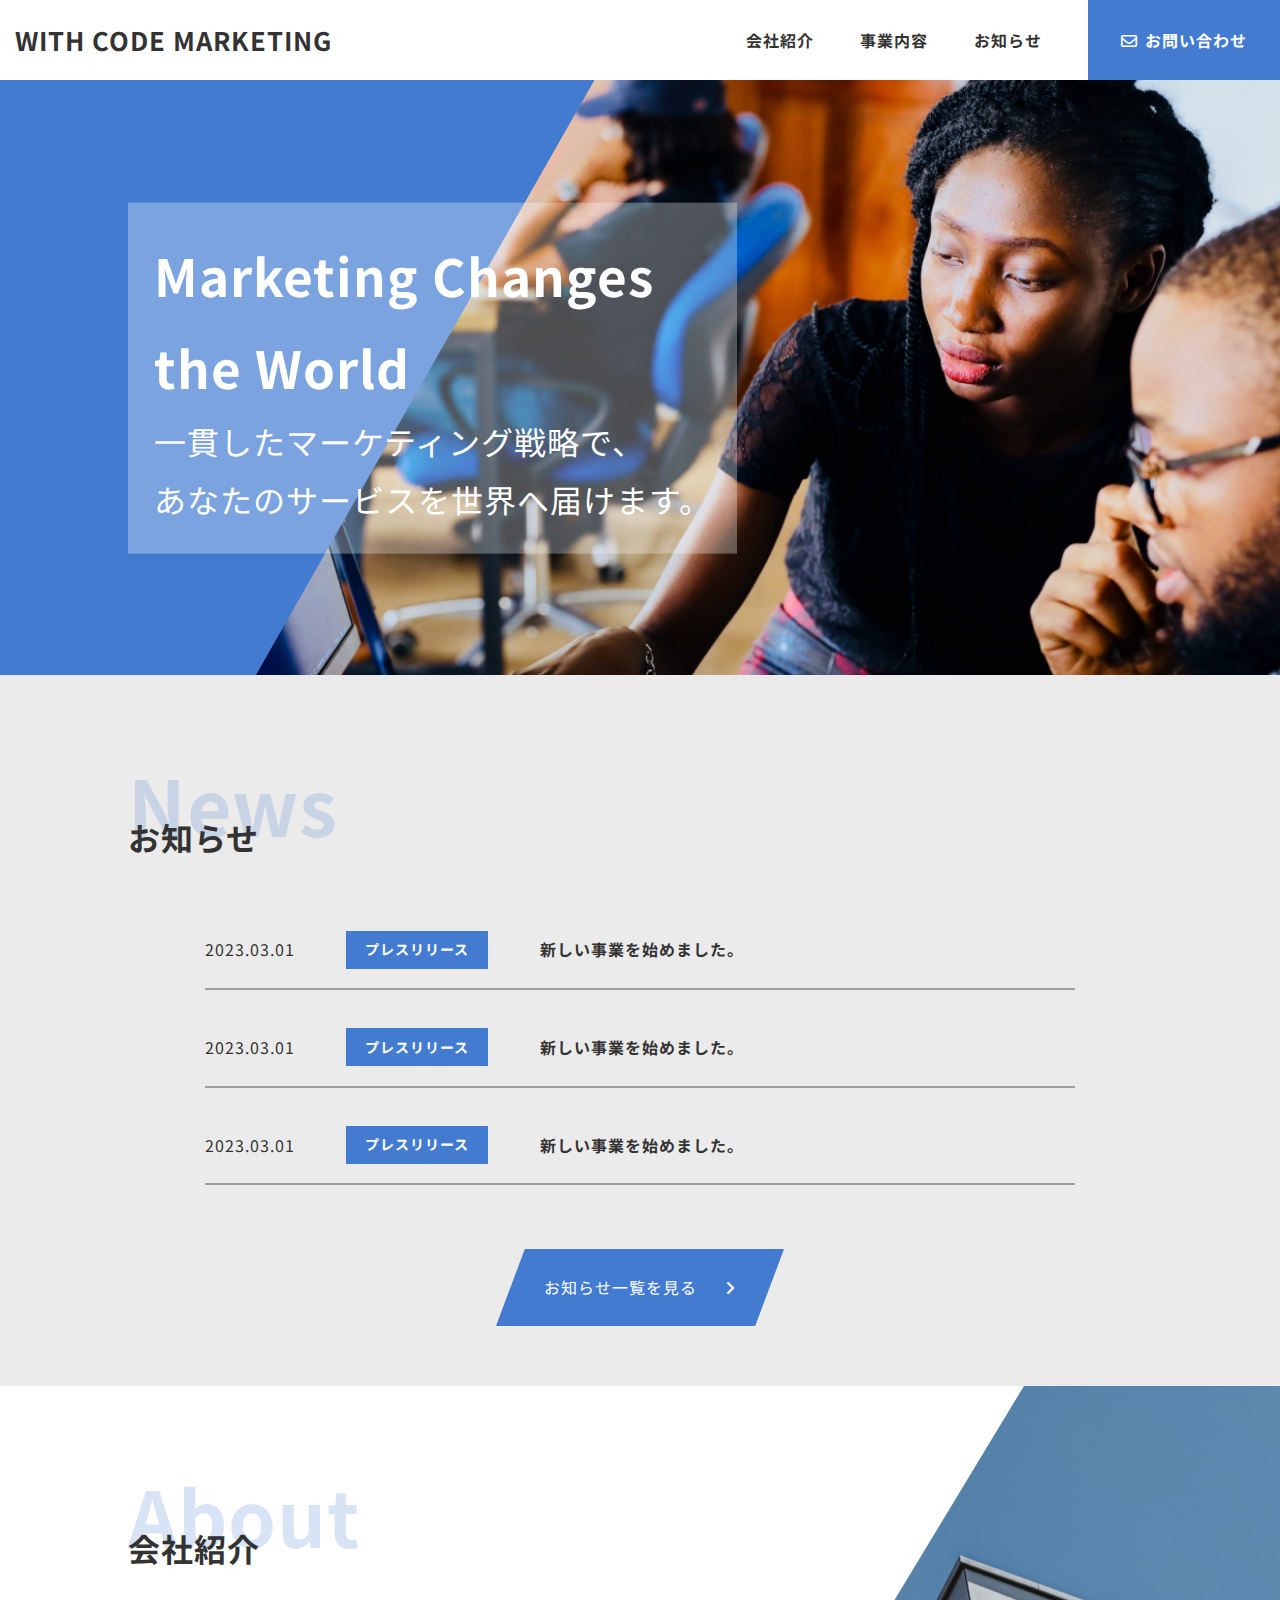
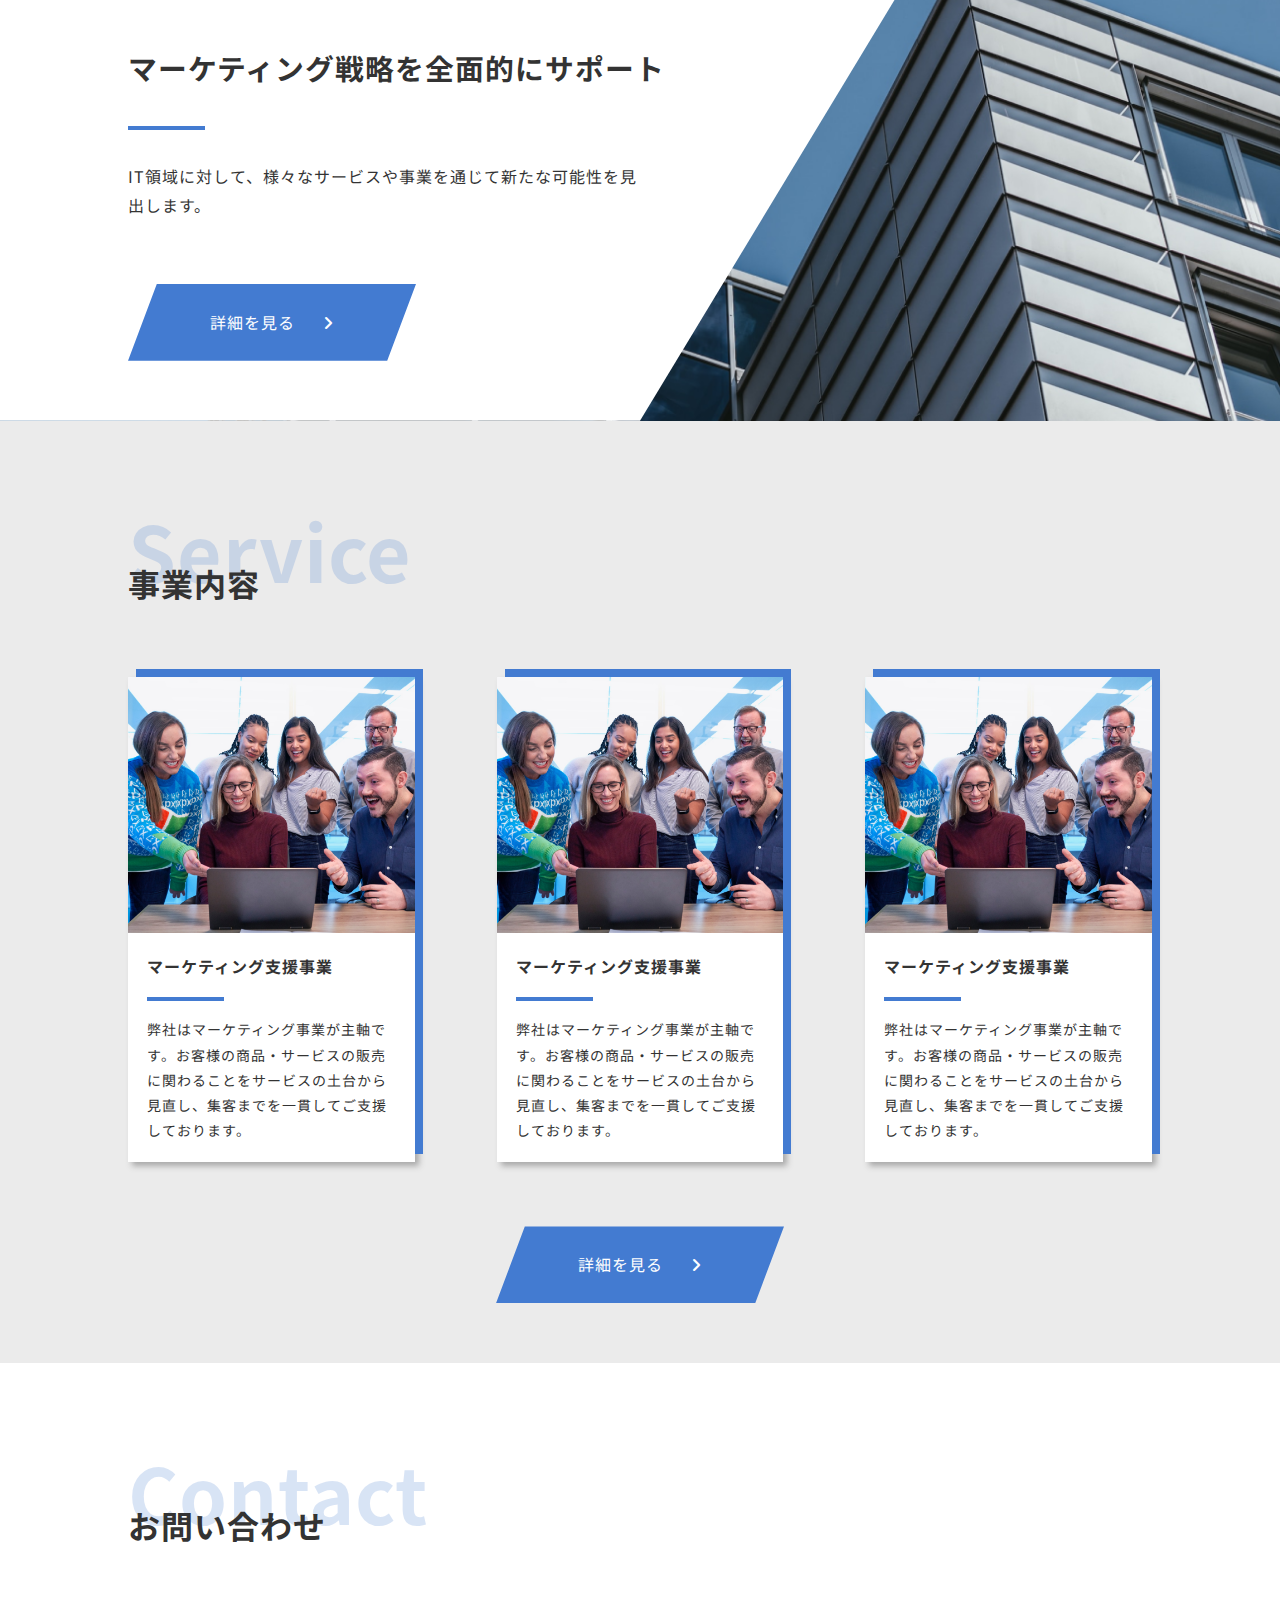
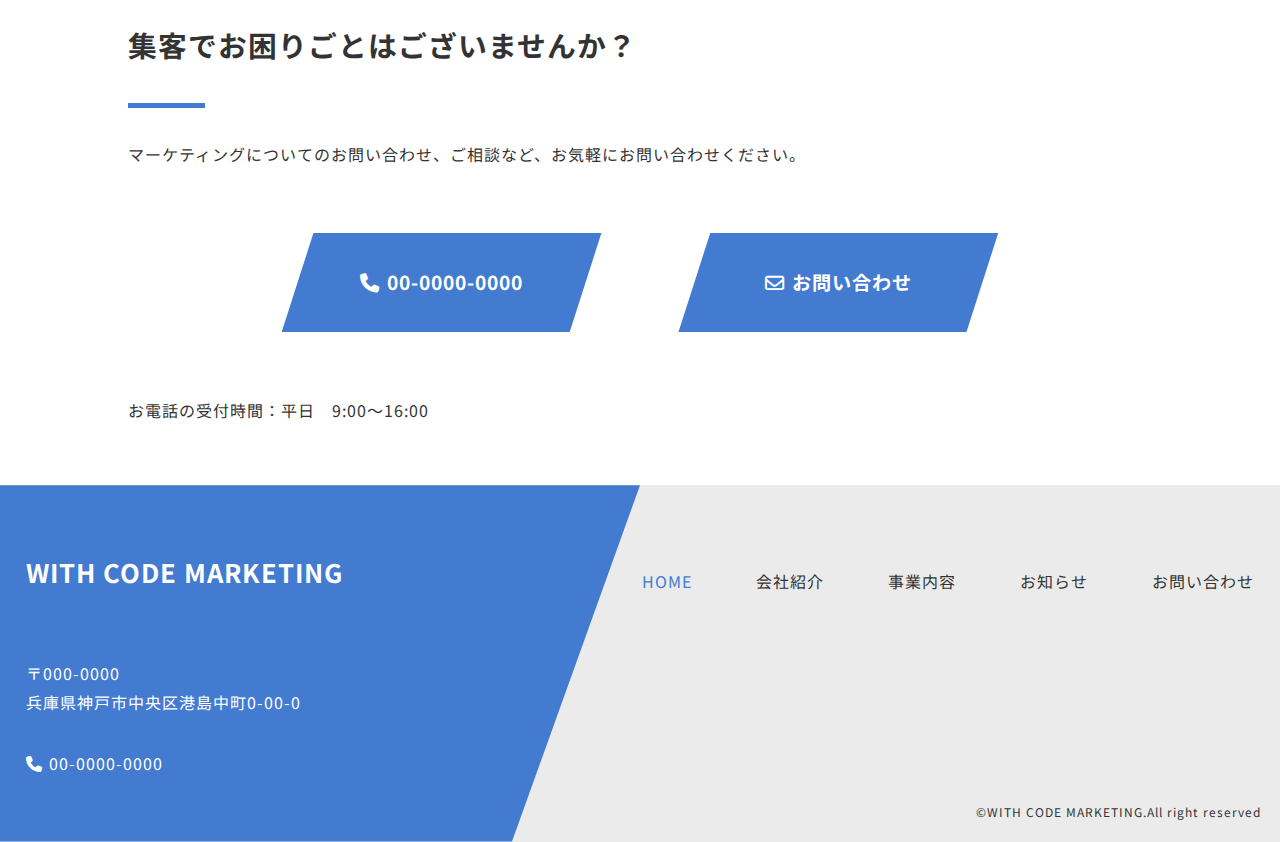
<file: index.html>
<!DOCTYPE html>
<html lang="ja">
<head>
  <meta charset="UTF-8">
  <title>WithCode -HP2-</title>
  <meta name="description"
    content="WITH CODE MARKETINGは、IT領域に対して、様々なサービスや事業を通じて新たな可能性を見出します。">
  <meta name="keywords" content="マーケティング,集客,広告代理店,WEBサイト制作">
  <meta name="viewport" content="width=device-width, initial-scale=1.0">
  <meta property="og:url" content="https://withcode-plus.tech">
  <meta property="og:type" content="website">
  <meta property="og:title" content="WithCode -HP2-">
  <meta property="og:description"
    content="WITH CODE MARKETINGは、IT領域に対して、様々なサービスや事業を通じて新たな可能性を見出します。">
  <meta property="og:site_name" content="WithCode">
  <meta property="og:image" content="https://withcode-plus.tech/img/logo.png">
  <link rel="stylesheet" type="text/css" href="css/reset.css">
  <link rel="preconnect" href="https://fonts.googleapis.com">
  <link rel="preconnect" href="https://fonts.gstatic.com" crossorigin>
  <link href="https://fonts.googleapis.com/css2?family=Noto+Sans+JP:wght@400;700&display=swap" rel="stylesheet">
  <link rel="stylesheet" href="https://cdnjs.cloudflare.com/ajax/libs/font-awesome/6.4.0/css/all.min.css">
  <link rel="stylesheet" type="text/css" href="css/common1.css">
  <link rel="stylesheet" type="text/css" href="css/index.css">
</head>
<body>
  <header class="header" id="header">
    <div class="header-wrapper">
      <div class="header-wrapper__logo site-logo">
        <a href="#">WITH CODE MARKETING</a>
      </div>
      <nav class="header-wrapper__nav">
        <ul class="header-wrapper__nav__list">
          <li class="header-wrapper__nav__list__item">
            <a href="./html/about.html">会社紹介</a>
          </li>
          <li class="header-wrapper__nav__list__item">
            <a href="./html/service.html">事業内容</a>
          </li>
          <li class="header-wrapper__nav__list__item">
            <a href="./html/news.html">お知らせ</a>
          </li>
          <li class="header-wrapper__nav__list__item __contact">
            <a href="./html/contact.html">
              <i class="fa-regular fa-envelope"></i>お問い合わせ
            </a>
          </li>
        </ul>
      </nav>
    </div>
    <div class="drawer"></div>
  </header>

  <main>
    <section class="top" id="top">
      <div class="top-wrapper">
        <div class="top-wrapper__bg"></div>
        <div class="top-wrapper__con">
          <h1>Marketing<br class="__sp"> Changes<br> the World</h1>
          <p>一貫したマーケティング戦略で、<br>あなたのサービスを<br class="__sp">世界へ届けます。</p>
        </div>
      </div>
    </section>

    <section class="news section" id="news">
      <div class="news-wrapper __inner">
        <div class="s-ttl">
          <div class="s-ttl__en">
            <h2>News</h2>
          </div>
          <div class="s-ttl__ja">
            <h2>お知らせ</h2>
          </div>
        </div>
        <div class="news-wrapper__con">
          <div class="news-wrapper__con__block">
            <div class="news-wrapper__con__block__date">
              <p>2023.03.01</p>
            </div>
            <div class="news-wrapper__con__block__category">
              <p>プレスリリース</p>
            </div>
            <div class="news-wrapper__con__block__txt">
              <p>新しい事業を始めました。</p>
            </div>
          </div>
          <div class="news-wrapper__con__block">
            <div class="news-wrapper__con__block__date">
              <p>2023.03.01</p>
            </div>
            <div class="news-wrapper__con__block__category">
              <p>プレスリリース</p>
            </div>
            <div class="news-wrapper__con__block__txt">
              <p>新しい事業を始めました。</p>
            </div>
          </div>
          <div class="news-wrapper__con__block">
            <div class="news-wrapper__con__block__date">
              <p>2023.03.01</p>
            </div>
            <div class="news-wrapper__con__block__category">
              <p>プレスリリース</p>
            </div>
            <div class="news-wrapper__con__block__txt">
              <p>新しい事業を始めました。</p>
            </div>
          </div>
        </div>
        <div class="link-btn news-link-btn">
          <a href="./html/news.html">お知らせ一覧を見る<i class="fa-solid fa-angle-right"></i></a>
        </div>
      </div>
    </section>

    <section class="about section" id="about">
      <div class="about__bg"></div>
      <div class="about-wrapper __inner">
        <div class="s-ttl">
          <div class="s-ttl__en">
            <h2>About</h2>
          </div>
          <div class="s-ttl__ja">
            <h2>会社紹介</h2>
          </div>
        </div>
        <div class="about-wrapper__con">
          <div class="about-wrapper__con__ttl">
            <h3>マーケティング戦略を<br class="__pc">全面的にサポート</h3>
          </div>
          <div class="line about-line"></div>
          <div class="about-wrapper__con__txt">
            <p>IT領域に対して、<br class="__sp">様々なサービスや事業を通じて<br class="__tab">新たな可能性を見出します。</p>
          </div>
          <div class="link-btn about-link-btn">
            <a href="./html/about.html">詳細を見る<i class="fa-solid fa-angle-right"></i></a>
          </div>
        </div>
      </div>
    </section>

    <section class="service section" id="service">
      <div class="service-wrapper __inner">
        <div class="s-ttl">
          <div class="s-ttl__en">
            <h2>Service</h2>
          </div>
          <div class="s-ttl__ja">
            <h2>事業内容</h2>
          </div>
        </div>
        <div class="service-wrapper__con">
          <div class="service-wrapper__con__block">
            <div class="service-wrapper__con__block__img">
              <img src="./img/service-block-img.png" alt="事業内容の紹介">
            </div>
            <div class="service-wrapper__con__block__explanation">
              <div class="service-wrapper__con__block__explanation__ttl">
                <h3>マーケティング支援事業</h3>
              </div>
              <div class="line service-line"></div>
              <div class="service-wrapper__con__block__explanation__txt">
                <p>弊社はマーケティング事業が主軸です。お客様の商品・サービスの販売に関わることをサービスの土台から見直し、集客までを一貫してご支援しております。</p>
              </div>
            </div>
          </div>

          <div class="service-wrapper__con__block">
            <div class="service-wrapper__con__block__img">
              <img src="./img/service-block-img.png" alt="事業内容の紹介">
            </div>
            <div class="service-wrapper__con__block__explanation">
              <div class="service-wrapper__con__block__explanation__ttl">
                <h3>マーケティング支援事業</h3>
              </div>
              <div class="line service-line"></div>
              <div class="service-wrapper__con__block__explanation__txt">
                <p>弊社はマーケティング事業が主軸です。お客様の商品・サービスの販売に関わることをサービスの土台から見直し、集客までを一貫してご支援しております。</p>
              </div>
            </div>
          </div>

          <div class="service-wrapper__con__block">
            <div class="service-wrapper__con__block__img">
              <img src="./img/service-block-img.png" alt="事業内容の紹介">
            </div>
            <div class="service-wrapper__con__block__explanation">
              <div class="service-wrapper__con__block__explanation__ttl">
                <h3>マーケティング支援事業</h3>
              </div>
              <div class="line service-line"></div>
              <div class="service-wrapper__con__block__explanation__txt">
                <p>弊社はマーケティング事業が主軸です。お客様の商品・サービスの販売に関わることをサービスの土台から見直し、集客までを一貫してご支援しております。</p>
              </div>
            </div>
          </div>
        </div>
        <div class="link-btn service-link-btn">
          <a href="./html/service.html">詳細を見る<i class="fa-solid fa-angle-right"></i></a>
        </div>
      </div>
    </section>

    <section class="contact section" id="contact">
      <div class="contact-wrapper __inner">
        <div class="s-ttl">
          <div class="s-ttl__en">
            <h2>Contact</h2>
          </div>
          <div class="s-ttl__ja">
            <h2>お問い合わせ</h2>
          </div>
        </div>
        <div class="contact-wrapper__con">
          <div class="contact-wrapper__con__ttl">
            <h3>集客でお困りごとは<br class="__sp">ございませんか？</h3>
          </div>
          <div class="line contact-line"></div>
          <div class="contact-wrapper__con__txt">
            <p>マーケティングについての<br class="__sp">お問い合わせ、ご相談など、<br class="__tab">お気軽にお問い合わせください。</p>
          </div>
          <div class="contact-wrapper__con__btn">
            <div class="contact-wrapper__con__btn__tel __contact-btn">
              <a href="tel:00-0000-0000">
                <i class="fa-solid fa-phone"></i>00-0000-0000
              </a>
            </div>
            <div class="contact-wrapper__con__btn__mail __contact-btn">
              <a href="./html/contact.html">
                <i class="fa-regular fa-envelope"></i>お問い合わせ
              </a>
            </div>
          </div>
          <div class="contact-wrapper__con__hours">
            <p>お電話の受付時間：平日　9:00～16:00</p>
          </div>
        </div>
      </div>
    </section>
  </main>

  <footer class="footer" id="footer">
    <div class="footer__bg"></div>
    <div class="footer-wrapper">
      <div class="footer-wrapper__left">
        <div class="footer-wrapper__left__logo site-logo">
          <a href="#">WITH CODE MARKETING</a>
        </div>
        <div class="footer-wrapper__left__info">
          <div class="footer-wrapper__left__info__address">
            <p>
              〒000-0000<br>
              兵庫県神戸市中央区港島中町0-00-0
            </p>
          </div>
          <div class="footer-wrapper__left__info__tel">
            <i class="fa-solid fa-phone"></i>00-0000-0000
          </div>
        </div>
      </div>
      <div class="footer-wrapper__right">
        <div class="footer-wrapper__right__nav">
          <ul class="footer-wrapper__right__nav__list">
            <li class="footer-wrapper__right__nav__list__item">
              <a href="#" class="color">HOME</a>
            </li>
            <li class="footer-wrapper__right__nav__list__item">
              <a href="./html/about.html">会社紹介</a>
            </li>
            <li class="footer-wrapper__right__nav__list__item">
              <a href="./html/service.html">事業内容</a>
            </li>
            <li class="footer-wrapper__right__nav__list__item">
              <a href="./html/news.html">お知らせ</a>
            </li>
            <li class="footer-wrapper__right__nav__list__item">
              <a href="./html/contact.html">お問い合わせ</a>
            </li>
          </ul>
        </div>
        <div class="footer-wrapper__right__right">
          <p>©WITH CODE MARKETING.All right reserved</p>
        </div>
      </div>
    </div>
  </footer>
  <script src="https://cdnjs.cloudflare.com/ajax/libs/jquery/3.4.1/jquery.min.js"></script>
  <script type="text/javascript" src="js/common.js"></script>
</body>
</html>
</file>
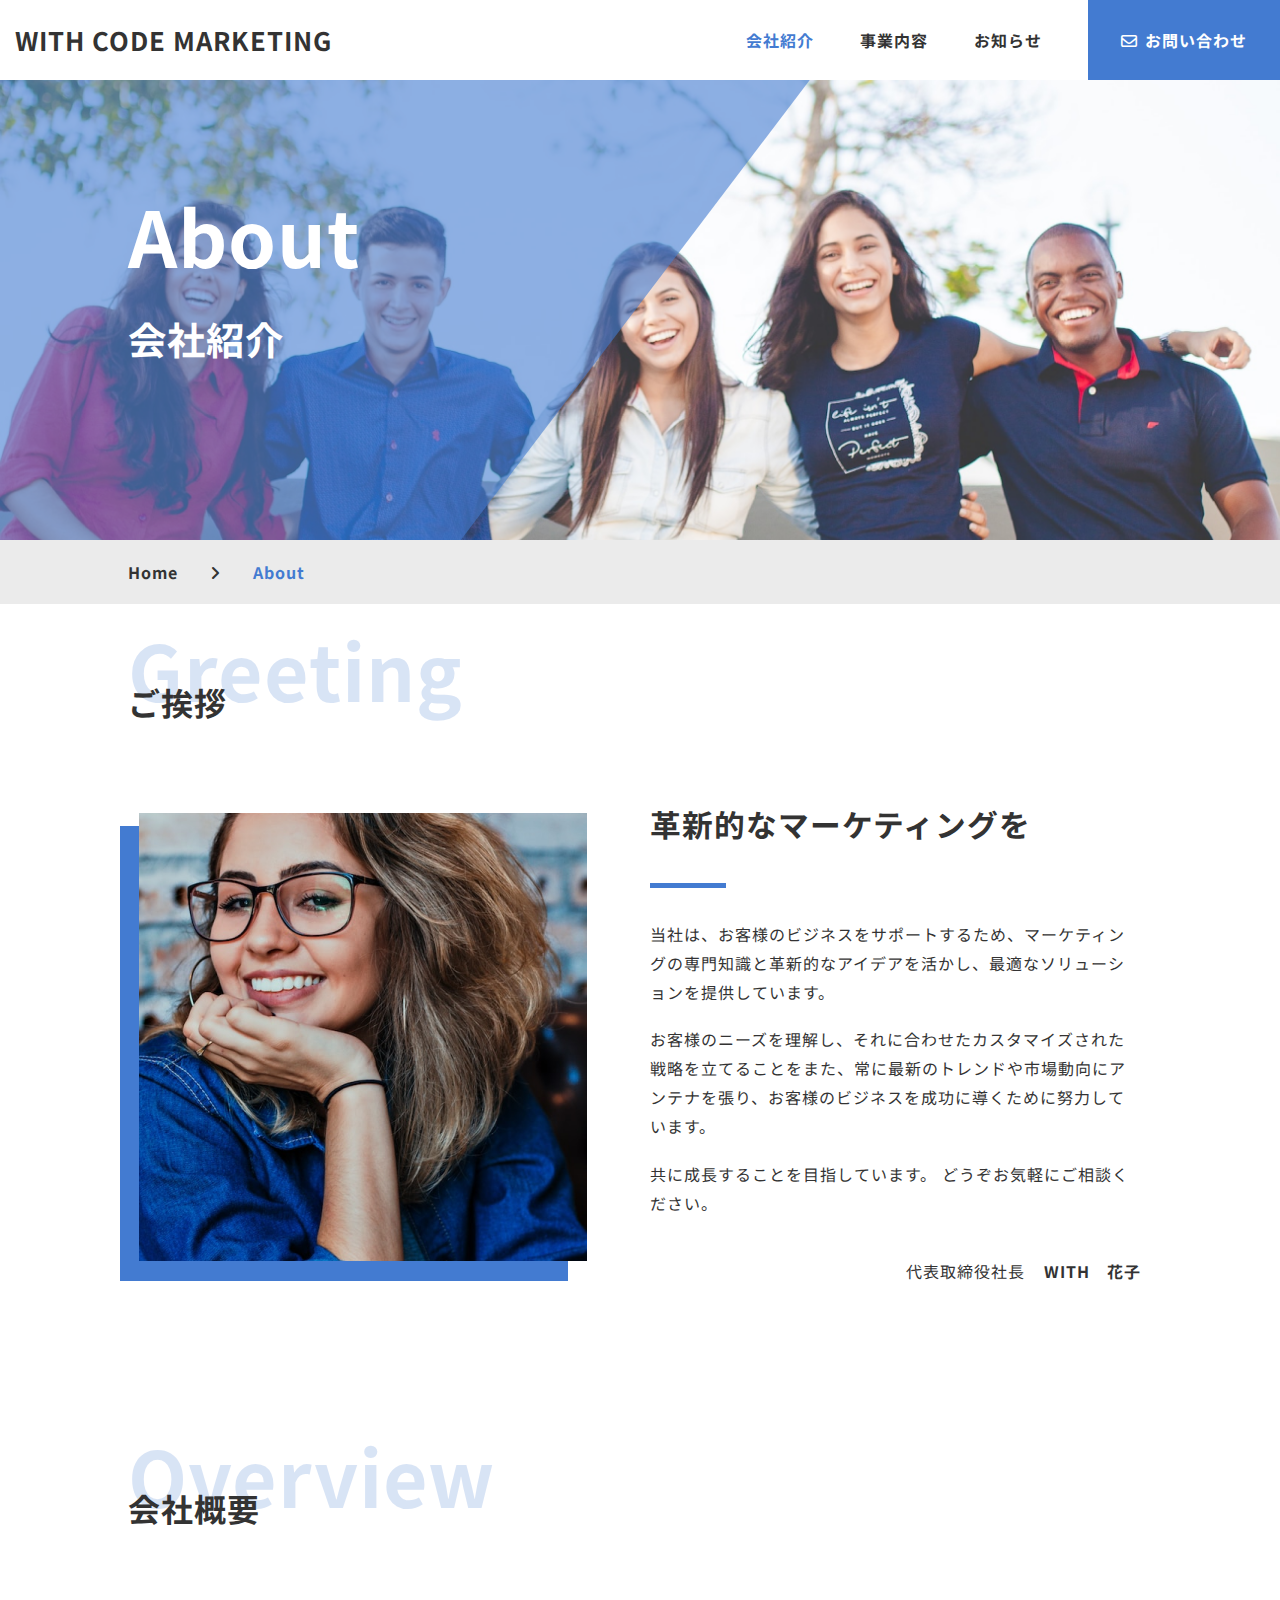
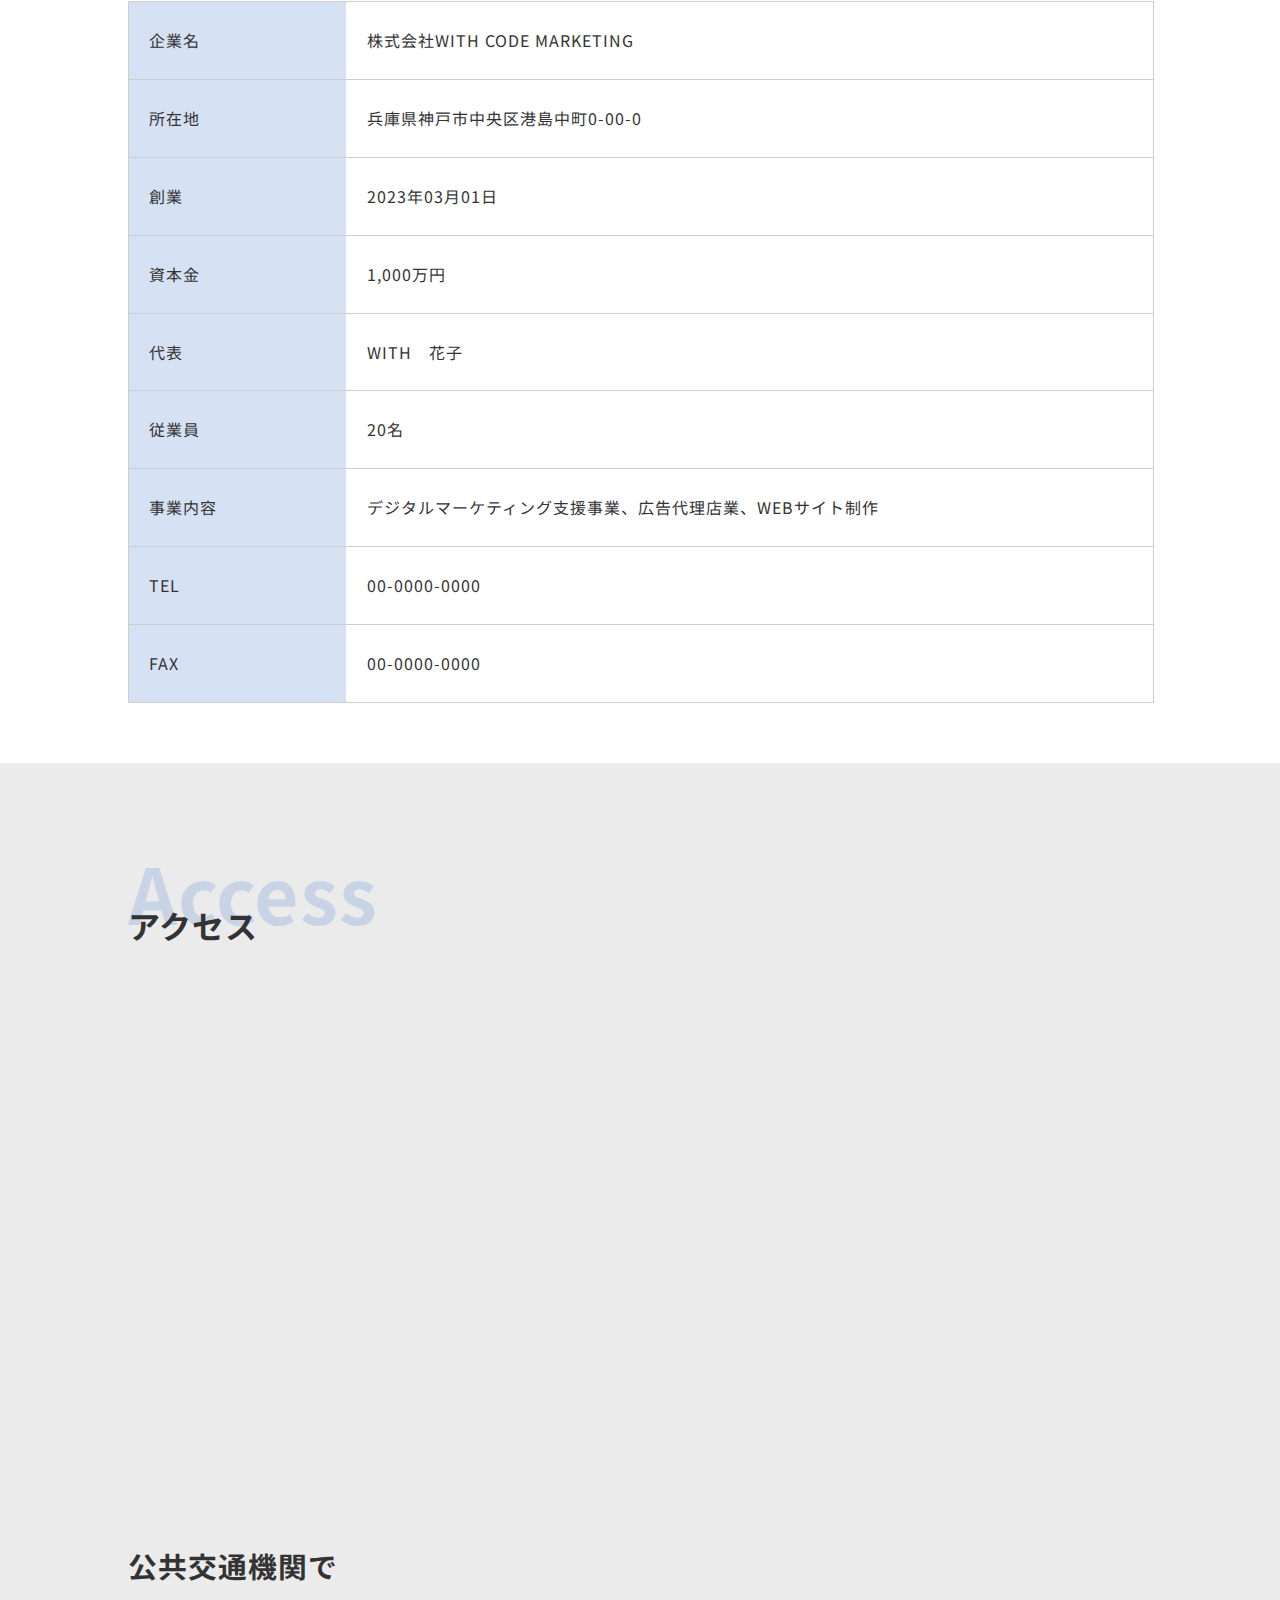
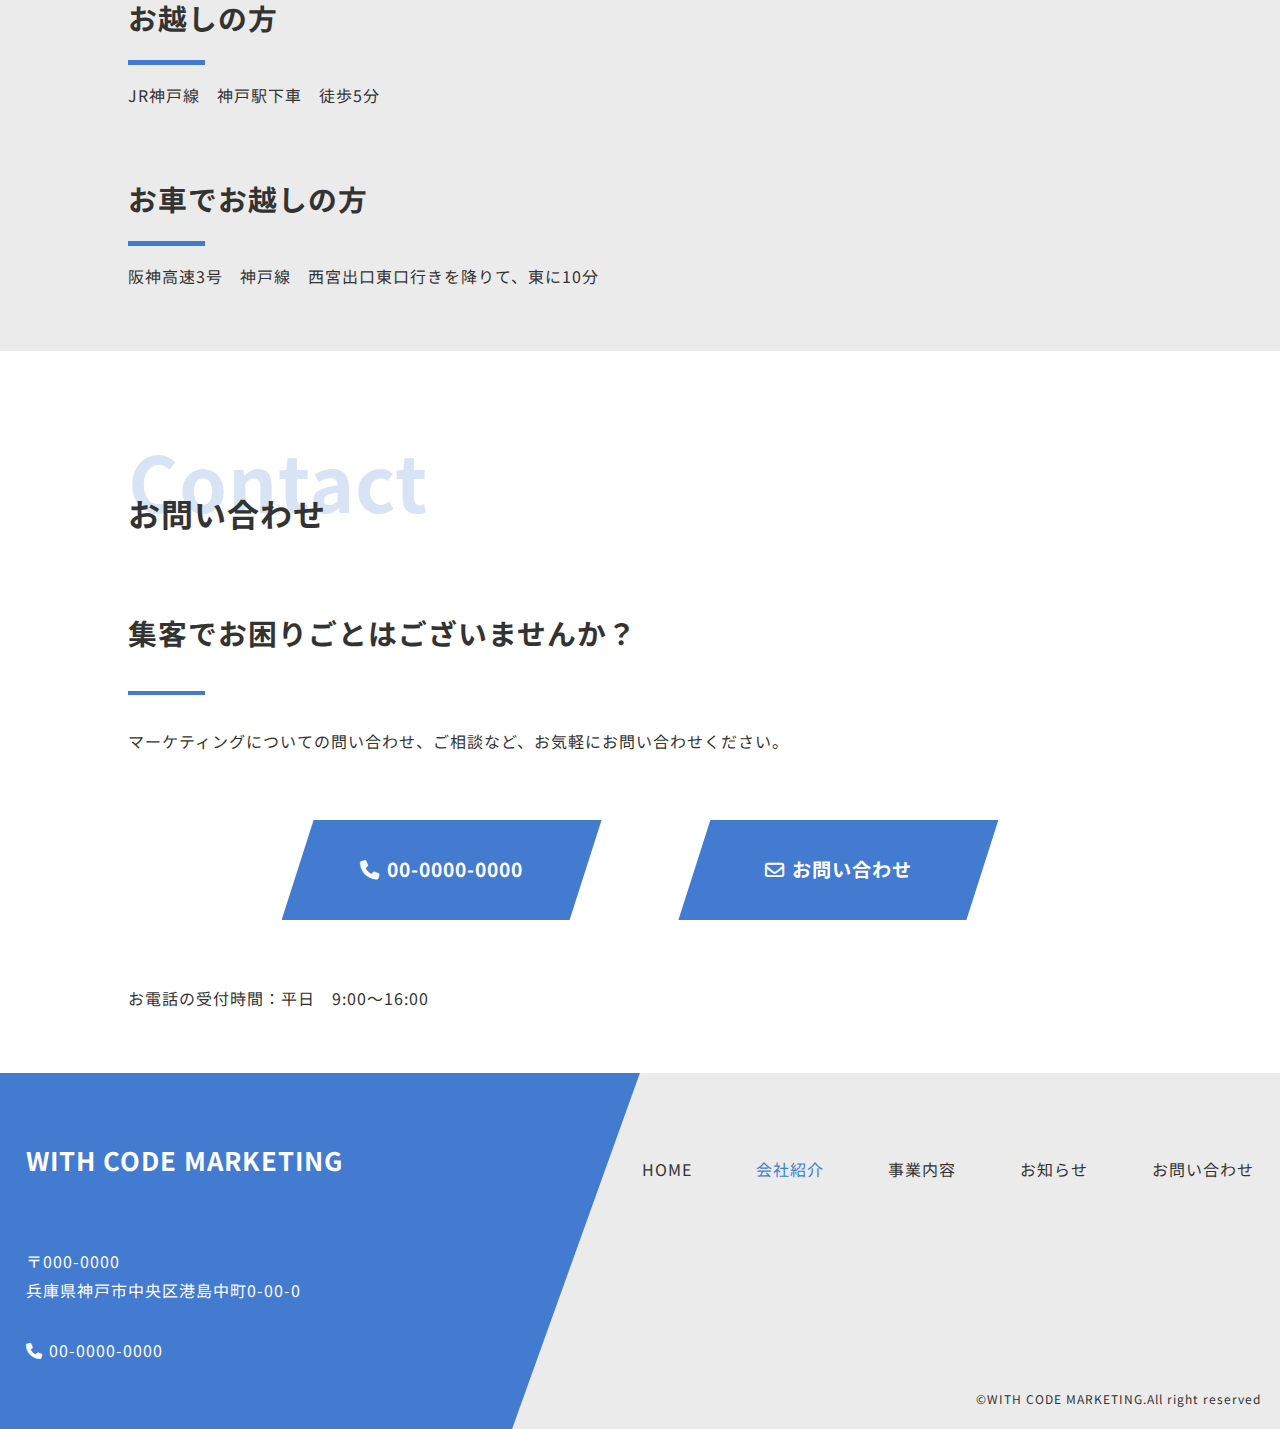
<file: html/about.html>
<!DOCTYPE html>
<html lang="ja">
<head>
  <meta charset="UTF-8">
  <title>WithCode -HP2-</title>
  <meta name="description" content="WITH CODE MARKETINGは、IT領域に対して、様々なサービスや事業を通じて新たな可能性を見出します。">
  <meta name="keywords" content="マーケティング,集客,広告代理店,WEBサイト制作">
  <meta name="viewport" content="width=device-width, initial-scale=1.0">
  <meta property="og:url" content="https://withcode-plus.tech">
  <meta property="og:type" content="website">
  <meta property="og:title" content="WithCode -HP2-">
  <meta property="og:description" content="WITH CODE MARKETINGは、IT領域に対して、様々なサービスや事業を通じて新たな可能性を見出します。">
  <meta property="og:site_name" content="WithCode">
  <meta property="og:image" content="https://withcode-plus.tech/img/logo.png">
  <link rel="stylesheet" type="text/css" href="../css/reset.css">
  <link rel="preconnect" href="https://fonts.googleapis.com">
  <link rel="preconnect" href="https://fonts.gstatic.com" crossorigin>
  <link href="https://fonts.googleapis.com/css2?family=Noto+Sans+JP:wght@400;700&display=swap" rel="stylesheet">
  <link rel="stylesheet" href="https://cdnjs.cloudflare.com/ajax/libs/font-awesome/6.4.0/css/all.min.css">
  <link rel="stylesheet" type="text/css" href="../css/common1.css">
  <link rel="stylesheet" type="text/css" href="../css/common2.css">
  <link rel="stylesheet" type="text/css" href="../css/about.css">
</head>
<body>
  <header class="header" id="header">
    <div class="header-wrapper">
      <div class="header-wrapper__logo site-logo">
        <a href="../index.html">WITH CODE MARKETING</a>
      </div>
      <nav class="header-wrapper__nav">
        <ul class="header-wrapper__nav__list">
          <li class="header-wrapper__nav__list__item">
            <a href="#" class="color">会社紹介</a>
          </li>
          <li class="header-wrapper__nav__list__item">
            <a href="../html/service.html">事業内容</a>
          </li>
          <li class="header-wrapper__nav__list__item">
            <a href="../html/news.html">お知らせ</a>
          </li>
          <li class="header-wrapper__nav__list__item __contact">
            <a href="../html/contact.html">
              <i class="fa-regular fa-envelope"></i>お問い合わせ
            </a>
          </li>
        </ul>
      </nav>
    </div>
    <div class="drawer"></div>
  </header>

  <main>
    <section class="top" id="top">
      <div class="top-wrapper">
        <div class="top-wrapper__bg"></div>
        <div class="top-wrapper__con">
          <div class="top-wrapper__con__ttl">
            <div class="top-wrapper__con__ttl__en">
              <h1>About</h1>
            </div>
            <div class="top-wrapper__con__ttl__ja">
              <p>会社紹介</p>
            </div>
          </div>
        </div>
        <div class="top-wrapper__breadcrumbs">
          <div class="top-wrapper__breadcrumbs__con __inner">
            <div class="top-wrapper__breadcrumbs__home __breadcrumbs-item">
              <a href="../index.html">Home</a>
            </div>
            <div class="top-wrapper__breadcrumbs__arrow __breadcrumbs-item">
              <i class="fa-solid fa-angle-right"></i>
            </div>
            <div class="top-wrapper__breadcrumbs__about __breadcrumbs-item">
              <a href="#" class="color">About</a>
            </div>
          </div>
        </div>
      </div>
    </section>

    <section class="greeting section" id="greeting">
      <div class="greeting-wrapper __inner">
        <div class="s-ttl">
          <div class="s-ttl__en">
            <h2>Greeting</h2>
          </div>
          <div class="s-ttl__ja">
            <h2>ご挨拶</h2>
          </div>
        </div>
        <div class="greeting-wrapper__block">
          <div class="greeting-wrapper__block__img">
            <img src="../img/message-left__img.png" alt="代表挨拶の画像">
          </div>
          <div class="greeting-wrapper__block__con">
            <div class="greeting-wrapper__block__con__ttl">
              <h3>革新的な<br class="__sp">マーケティングを</h3>
            </div>
            <div class="line greeting-wrapper__block__con__line"></div>
            <div class="greeting-wrapper__block__con__txt">
              <p>
                当社は、お客様のビジネスをサポートするため、マーケティングの専門知識と革新的なアイデアを活かし、最適なソリューションを提供しています。
              </p>
              <p class="greeting-wrapper__block__con__txt__margin">
                お客様のニーズを理解し、それに合わせたカスタマイズされた戦略を立てることをまた、常に最新のトレンドや市場動向にアンテナを張り、お客様のビジネスを成功に導くために努力しています。
              </p>
              <p>
                共に成長することを目指しています。 どうぞお気軽にご相談ください。
              </p>
            </div>
            <div class="greeting-wrapper__block__con__signature">
              <div class="greeting-wrapper__block__con__signature__position">
                <p>代表取締役社長</p>
              </div>
              <div class="greeting-wrapper__block__con__signature__name">
                <p>WITH　花子</p>
              </div>
            </div>
          </div>
        </div>
      </div>
    </section>

    <section class="overview section" id="overview">
      <div class="overview-wrapper __inner">
        <div class="s-ttl">
          <div class="s-ttl__en">
            <h2>Overview</h2>
          </div>
          <div class="s-ttl__ja">
            <h2>会社概要</h2>
          </div>
        </div>
        <div class="overview-wrapper__con">
          <div class="overview-wrapper__con__block">
            <div class="overview-wrapper__con__block__item">
              <p>企業名</p>
            </div>
            <div class="overview-wrapper__con__block__txt">
              <p>株式会社WITH CODE MARKETING</p>
            </div>
          </div>
          <div class="overview-wrapper__con__block">
            <div class="overview-wrapper__con__block__item">
              <p>所在地</p>
            </div>
            <div class="overview-wrapper__con__block__txt __address">
              <p>兵庫県神戸市中央区港島中町<br class="__sp">0-00-0</p>
            </div>
          </div>
          <div class="overview-wrapper__con__block">
            <div class="overview-wrapper__con__block__item">
              <p>創業</p>
            </div>
            <div class="overview-wrapper__con__block__txt">
              <p>2023年03月01日</p>
            </div>
          </div>
          <div class="overview-wrapper__con__block">
            <div class="overview-wrapper__con__block__item">
              <p>資本金</p>
            </div>
            <div class="overview-wrapper__con__block__txt">
              <p>1,000万円</p>
            </div>
          </div>
          <div class="overview-wrapper__con__block">
            <div class="overview-wrapper__con__block__item">
              <p>代表</p>
            </div>
            <div class="overview-wrapper__con__block__txt">
              <p>WITH　花子</p>
            </div>
          </div>
          <div class="overview-wrapper__con__block">
            <div class="overview-wrapper__con__block__item">
              <p>従業員</p>
            </div>
            <div class="overview-wrapper__con__block__txt">
              <p>20名</p>
            </div>
          </div>
          <div class="overview-wrapper__con__block">
            <div class="overview-wrapper__con__block__item">
              <p>事業内容</p>
            </div>
            <div class="overview-wrapper__con__block__txt __service">
              <p>デジタルマーケティング支援事業、<br class="__tab">広告代理店業、WEBサイト制作</p>
            </div>
          </div>
          <div class="overview-wrapper__con__block">
            <div class="overview-wrapper__con__block__item">
              <p>TEL</p>
            </div>
            <div class="overview-wrapper__con__block__txt">
              <p>00-0000-0000</p>
            </div>
          </div>
          <div class="overview-wrapper__con__block">
            <div class="overview-wrapper__con__block__item">
              <p>FAX</p>
            </div>
            <div class="overview-wrapper__con__block__txt">
              <p>00-0000-0000</p>
            </div>
          </div>
        </div>
      </div>
    </section>

    <section class="access section" id="access">
      <div class="access-wrapper __inner">
        <div class="s-ttl">
          <div class="s-ttl__en">
            <h2>Access</h2>
          </div>
          <div class="s-ttl__ja">
            <h2>アクセス</h2>
          </div>
        </div>
        <div class="access-wrapper__map">
          <iframe
            src="https://www.google.com/maps/embed?pb=!1m18!1m12!1m3!1d13126.081036514573!2d135.20215718986663!3d34.66681673551897!2m3!1f0!2f0!3f0!3m2!1i1024!2i768!4f13.1!3m3!1m2!1s0x60008e1088c0fb57%3A0xef00c20aef8fd035!2z44CSNjUwLTAwNDYg5YW15bqr55yM56We5oi45biC5Lit5aSu5Yy65riv5bO25Lit55S6!5e0!3m2!1sja!2sjp!4v1680662460616!5m2!1sja!2sjp"
            width="600" height="450" style="border:0;" allowfullscreen="" loading="lazy"
            referrerpolicy="no-referrer-when-downgrade"></iframe>
        </div>
        <div class="access-wrapper__con">
          <div class="access-wrapper__con__block">
            <div class="access-wrapper__con__block__ttl">
              <h3>公共交通機関で<br class="__SP">お越しの方</h3>
            </div>
            <div class="line access-wrapper__con__block__line"></div>
            <div class="access-wrapper__con__block__txt">
              <p>JR神戸線　神戸駅下車　徒歩5分</p>
            </div>
          </div>
          <div class="access-wrapper__con__block">
            <div class="access-wrapper__con__block__ttl">
              <h3>お車でお越しの方</h3>
            </div>
            <div class="line access-wrapper__con__block__line"></div>
            <div class="access-wrapper__con__block__txt">
              <p>阪神高速3号　神戸線　<br class="__tab">西宮出口東口行きを降りて、東に10分</p>
            </div>
          </div>
        </div>
      </div>
    </section>

    <section class="contact section" id="contact">
      <div class="contact-wrapper __inner">
        <div class="s-ttl">
          <div class="s-ttl__en">
            <h2>Contact</h2>
          </div>
          <div class="s-ttl__ja">
            <h2>お問い合わせ</h2>
          </div>
        </div>
        <div class="contact-wrapper__con">
          <div class="contact-wrapper__con__ttl">
            <h3>集客でお困りごとは<br class="__sp">ございませんか？</h3>
          </div>
          <div class="line contact-line"></div>
          <div class="contact-wrapper__con__txt">
            <p>マーケティングについての<br class="__sp">問い合わせ、ご相談など、<br class="__tab">お気軽にお問い合わせください。</p>
          </div>
          <div class="contact-wrapper__con__btn">
            <div class="contact-wrapper__con__btn__tel __contact-btn">
              <a href="tel:00-0000-0000">
                <i class="fa-solid fa-phone"></i>00-0000-0000
              </a>
            </div>
            <div class="contact-wrapper__con__btn__mail __contact-btn">
              <a href="../html/contact.html">
                <i class="fa-regular fa-envelope"></i>お問い合わせ
              </a>
            </div>
          </div>
          <div class="contact-wrapper__con__hours">
            <p>お電話の受付時間：平日　9:00～16:00</p>
          </div>
        </div>
      </div>
    </section>
  </main>

  <footer class="footer" id="footer">
    <div class="footer__bg"></div>
    <div class="footer-wrapper">
      <div class="footer-wrapper__left">
        <div class="footer-wrapper__left__logo site-logo">
          <a href="../index.html">WITH CODE MARKETING</a>
        </div>
        <div class="footer-wrapper__left__info">
          <div class="footer-wrapper__left__info__address">
            <p>
              〒000-0000<br>
              兵庫県神戸市中央区港島中町0-00-0
            </p>
          </div>
          <div class="footer-wrapper__left__info__tel">
            <i class="fa-solid fa-phone"></i>00-0000-0000
          </div>
        </div>
      </div>
      <div class="footer-wrapper__right">
        <div class="footer-wrapper__right__nav">
          <ul class="footer-wrapper__right__nav__list">
            <li class="footer-wrapper__right__nav__list__item">
              <a href="../index.html">HOME</a>
            </li>
            <li class="footer-wrapper__right__nav__list__item">
              <a href="#" class="color">会社紹介</a>
            </li>
            <li class="footer-wrapper__right__nav__list__item">
              <a href="../html/service.html">事業内容</a>
            </li>
            <li class="footer-wrapper__right__nav__list__item">
              <a href="../html/news.html">お知らせ</a>
            </li>
            <li class="footer-wrapper__right__nav__list__item">
              <a href="../html/contact.html">お問い合わせ</a>
            </li>
          </ul>
        </div>
        <div class="footer-wrapper__right__right">
          <p>©WITH CODE MARKETING.All right reserved</p>
        </div>
      </div>
    </div>
  </footer>
  <script src="https://cdnjs.cloudflare.com/ajax/libs/jquery/3.4.1/jquery.min.js"></script>
  <script type="text/javascript" src="../js/common.js"></script>
</body>
</html>
</file>
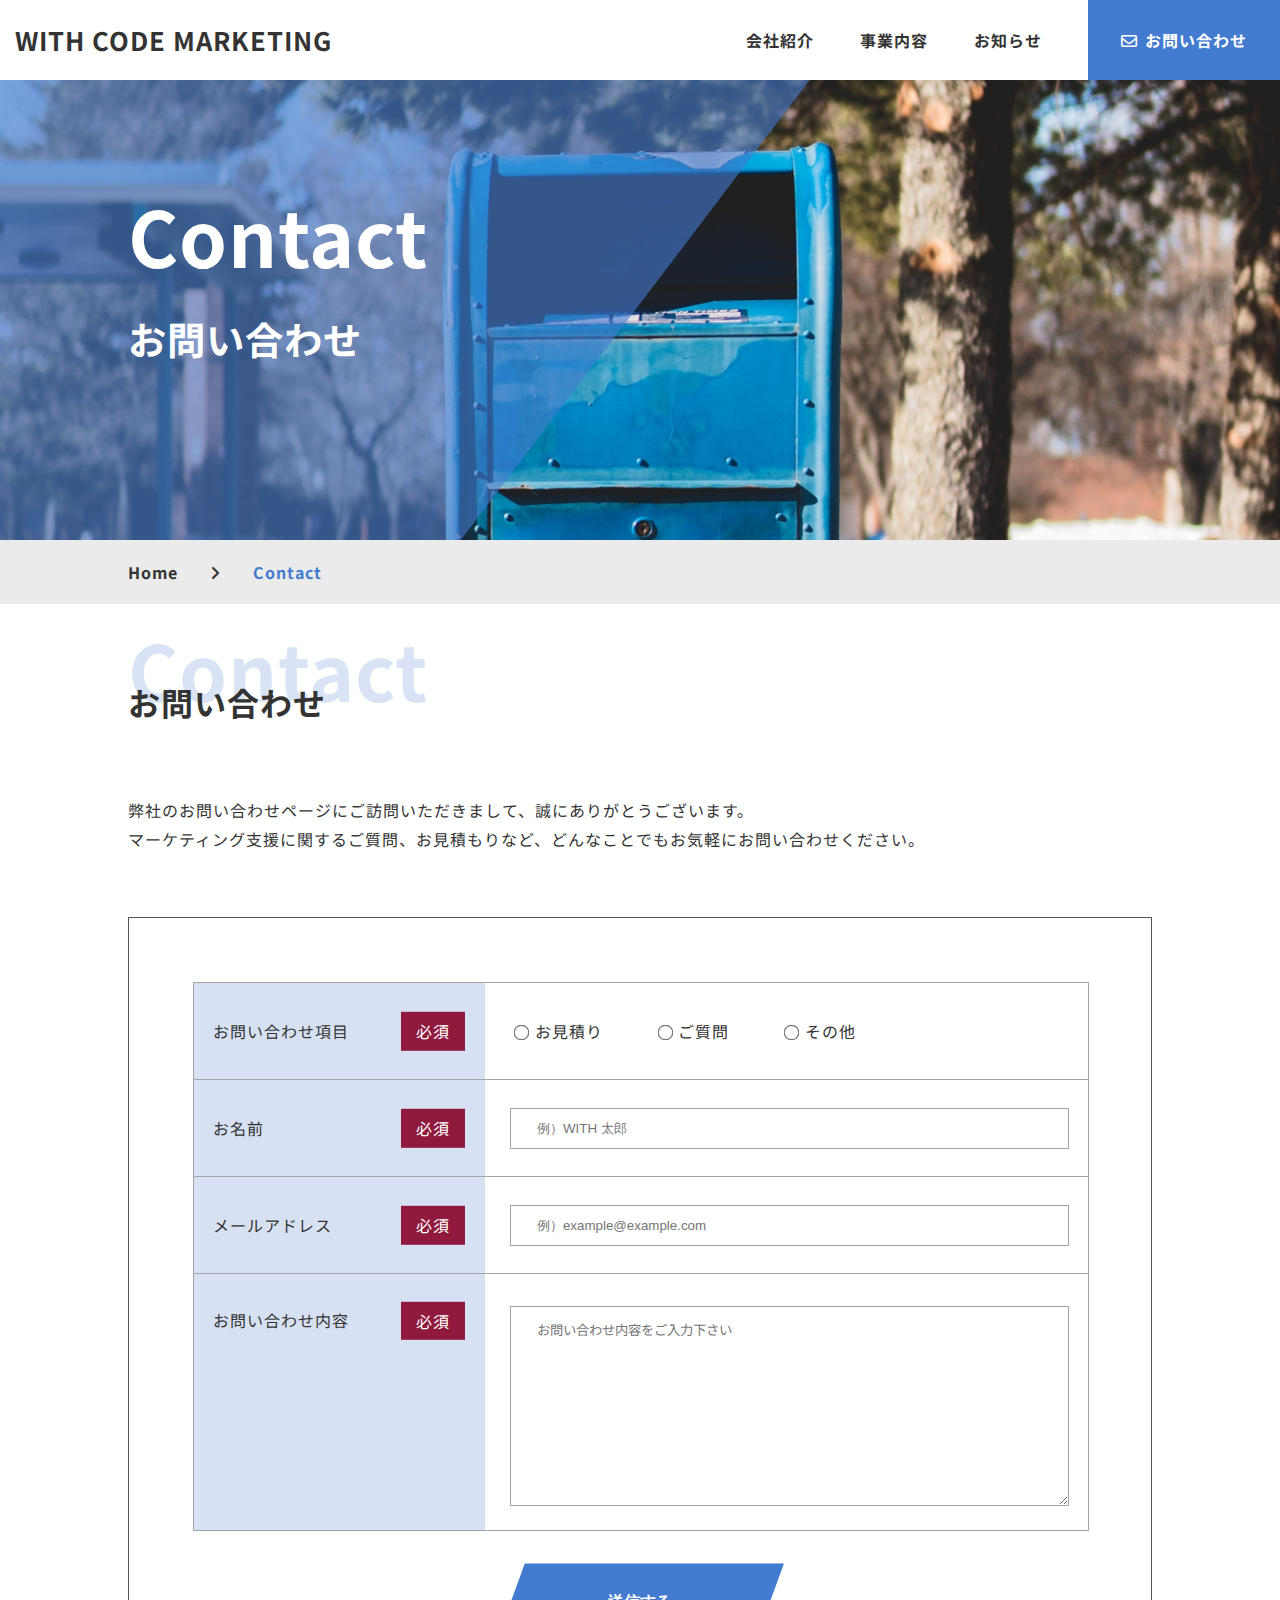
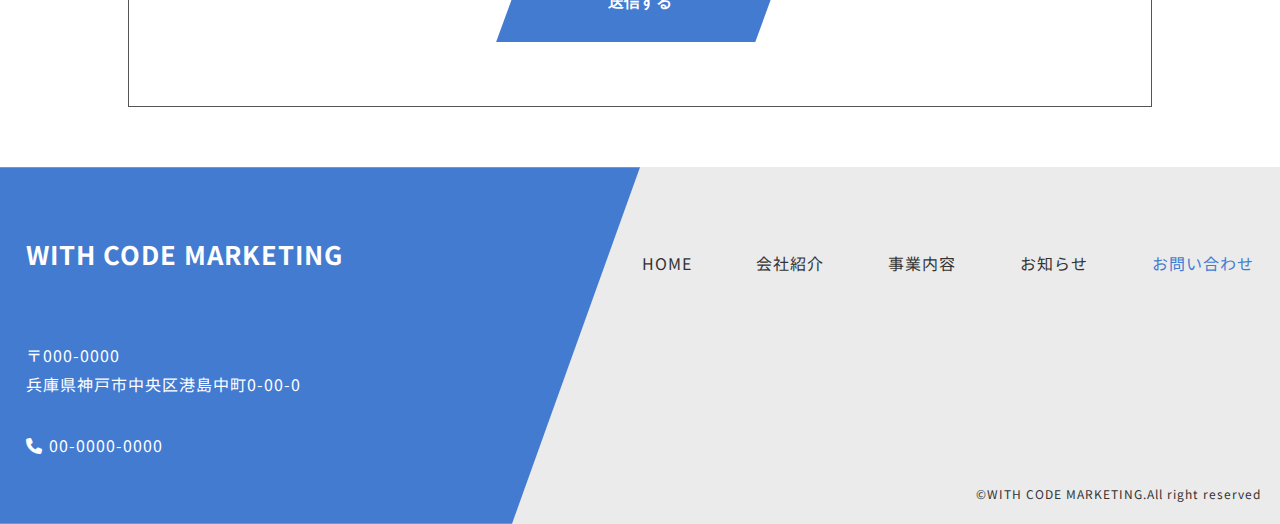
<file: html/contact.html>
<!DOCTYPE html>
<html lang="ja">
<head>
  <meta charset="UTF-8">
  <title>WithCode -HP2-</title>
  <meta name="description" content="WITH CODE MARKETINGは、IT領域に対して、様々なサービスや事業を通じて新たな可能性を見出します。">
  <meta name="keywords" content="マーケティング,集客,広告代理店,WEBサイト制作">
  <meta name="viewport" content="width=device-width, initial-scale=1.0">
  <meta property="og:url" content="https://withcode-plus.tech">
  <meta property="og:type" content="website">
  <meta property="og:title" content="WithCode -HP2-">
  <meta property="og:description" content="WITH CODE MARKETINGは、IT領域に対して、様々なサービスや事業を通じて新たな可能性を見出します。">
  <meta property="og:site_name" content="WithCode">
  <meta property="og:image" content="https://withcode-plus.tech/img/logo.png">
  <link rel="stylesheet" type="text/css" href="../css/reset.css">
  <link rel="preconnect" href="https://fonts.googleapis.com">
  <link rel="preconnect" href="https://fonts.gstatic.com" crossorigin>
  <link href="https://fonts.googleapis.com/css2?family=Noto+Sans+JP:wght@400;700&display=swap" rel="stylesheet">
  <link rel="stylesheet" href="https://cdnjs.cloudflare.com/ajax/libs/font-awesome/6.4.0/css/all.min.css">
  <link rel="stylesheet" type="text/css" href="../css/common1.css">
  <link rel="stylesheet" type="text/css" href="../css/common2.css">
  <link rel="stylesheet" type="text/css" href="../css/contact.css">
</head>
<body>
  <header class="header" id="header">
    <div class="header-wrapper">
      <div class="header-wrapper__logo site-logo">
        <a href="../index.html">WITH CODE MARKETING</a>
      </div>
      <nav class="header-wrapper__nav">
        <ul class="header-wrapper__nav__list">
          <li class="header-wrapper__nav__list__item">
            <a href="../html/about.html">会社紹介</a>
          </li>
          <li class="header-wrapper__nav__list__item">
            <a href="../html/service.html">事業内容</a>
          </li>
          <li class="header-wrapper__nav__list__item">
            <a href="../html/news.html">お知らせ</a>
          </li>
          <li class="header-wrapper__nav__list__item __contact">
            <a href="#">
              <i class="fa-regular fa-envelope"></i>お問い合わせ
            </a>
          </li>
        </ul>
      </nav>
    </div>
    <div class="drawer"></div>
  </header>

  <main>
    <section class="top" id="top">
      <div class="top-wrapper">
        <div class="top-wrapper__bg"></div>
        <div class="top-wrapper__con">
          <div class="top-wrapper__con__ttl">
            <div class="top-wrapper__con__ttl__en">
              <h1>Contact</h1>
            </div>
            <div class="top-wrapper__con__ttl__ja">
              <p>お問い合わせ</p>
            </div>
          </div>
        </div>
        <div class="top-wrapper__breadcrumbs">
          <div class="top-wrapper__breadcrumbs__con __inner">
            <div class="top-wrapper__breadcrumbs__home __breadcrumbs-item">
              <a href="../index.html">Home</a>
            </div>
            <div class="top-wrapper__breadcrumbs__arrow __breadcrumbs-item">
              <i class="fa-solid fa-angle-right"></i>
            </div>
            <div class="top-wrapper__breadcrumbs__about __breadcrumbs-item">
              <a href="#" class="color">Contact</a>
            </div>
          </div>
        </div>
      </div>
    </section>

    <section class="contact section" id="contact">
      <div class="contact-wrapper __inner">
        <div class="s-ttl">
          <div class="s-ttl__en">
            <h2>Contact</h2>
          </div>
          <div class="s-ttl__ja">
            <h2>お問い合わせ</h2>
          </div>
        </div>
        <div class="contact-wrapper__txt">
          <p>弊社のお問い合わせページにご訪問いただきまして、誠にありがとうございます。</p>
          <p>マーケティング支援に関するご質問、お見積もりなど、どんなことでもお気軽にお問い合わせください。</p>
        </div>
        <div class="contact-wrapper__con">
          <form action="../mail.php" id="form" method="POST" class="contact-wrapper__form">
            <div class="contact-wrapper__form__box">
              <div class="contact-wrapper__form__box__ttl-outer">
                <label for="name" class="contact-wrapper__form__box__ttl">お問い合わせ項目</label>
              </div>
              <div class="contact-wrapper__form__box__input-outer __radio">
                <div class="contact-wrapper__form__box__input__item">
                  <input name="select" type="radio" id="estimate" class="contact-wrapper__form__box__input__item__select">
                  <label for="estimate" class="contact-wrapper__form__box__input__item__ttl">お見積り</label>
                </div>
                <div class="contact-wrapper__form__box__input__item">
                  <input name="select" type="radio" id="question" class="contact-wrapper__form__box__input__item__select">
                  <label for="question" class="contact-wrapper__form__box__input__item__ttl">ご質問</label>
                </div>
                <div class="contact-wrapper__form__box__input__item">
                  <input name="select" type="radio" id="others" class="contact-wrapper__form__box__input__item__select">
                  <label for="others" class="contact-wrapper__form__box__input__item__ttl">その他</label>
                </div>
              </div>
            </div>
            <div class="contact-wrapper__form__box">
              <div class="contact-wrapper__form__box__ttl-outer">
                <label for="name" class="contact-wrapper__form__box__ttl">お名前</label>
              </div>
              <div class="contact-wrapper__form__box__input-outer">
                <input type="text" class="contact-wrapper__form__box__input" name="お名前" required="required"
                  placeholder="　例）WITH 太郎">
              </div>
            </div>
            <div class="contact-wrapper__form__box">
              <div class="contact-wrapper__form__box__ttl-outer">
                <label for="email" class="contact-wrapper__form__box__ttl">メールアドレス</label>
              </div>
              <div class="contact-wrapper__form__box__input-outer">
                <input type="email" class="contact-wrapper__form__box__input" name="メールアドレス" required="required"
                  placeholder="　例）example@example.com">
              </div>
            </div>
            <div class="contact-wrapper__form__box __area">
              <div class="contact-wrapper__form__box__ttl-outer __area-ttl">
                <label for="message" class="contact-wrapper__form__box__ttl">お問い合わせ内容</label>
              </div>
              <div class="contact-wrapper__form__box__area-outer">
                <textarea name="お問い合わせ内容" class="contact-wrapper__form__box__area" id="message" required="required"
                  placeholder="　お問い合わせ内容をご入力下さい"></textarea>
              </div>
            </div>
            <button class="link-btn submit-btn">送信する</button>
          </form>
        </div>
      </div>
    </section>
  </main>

  <footer class="footer" id="footer">
    <div class="footer__bg"></div>
    <div class="footer-wrapper">
      <div class="footer-wrapper__left">
        <div class="footer-wrapper__left__logo site-logo">
          <a href="../index.html">WITH CODE MARKETING</a>
        </div>
        <div class="footer-wrapper__left__info">
          <div class="footer-wrapper__left__info__address">
            <p>
              〒000-0000<br>
              兵庫県神戸市中央区港島中町0-00-0
            </p>
          </div>
          <div class="footer-wrapper__left__info__tel">
            <i class="fa-solid fa-phone"></i>00-0000-0000
          </div>
        </div>
      </div>
      <div class="footer-wrapper__right">
        <div class="footer-wrapper__right__nav">
          <ul class="footer-wrapper__right__nav__list">
            <li class="footer-wrapper__right__nav__list__item">
              <a href="../index.html">HOME</a>
            </li>
            <li class="footer-wrapper__right__nav__list__item">
              <a href="../html/about.html">会社紹介</a>
            </li>
            <li class="footer-wrapper__right__nav__list__item">
              <a href="../html/service.html">事業内容</a>
            </li>
            <li class="footer-wrapper__right__nav__list__item">
              <a href="../html/news.html">お知らせ</a>
            </li>
            <li class="footer-wrapper__right__nav__list__item">
              <a href="#" class="color">お問い合わせ</a>
            </li>
          </ul>
        </div>
        <div class="footer-wrapper__right__right">
          <p>©WITH CODE MARKETING.All right reserved</p>
        </div>
      </div>
    </div>
  </footer>
  <script src="https://cdnjs.cloudflare.com/ajax/libs/jquery/3.4.1/jquery.min.js"></script>
  <script type="text/javascript" src="../js/common.js"></script>
</body>
</html>
</file>
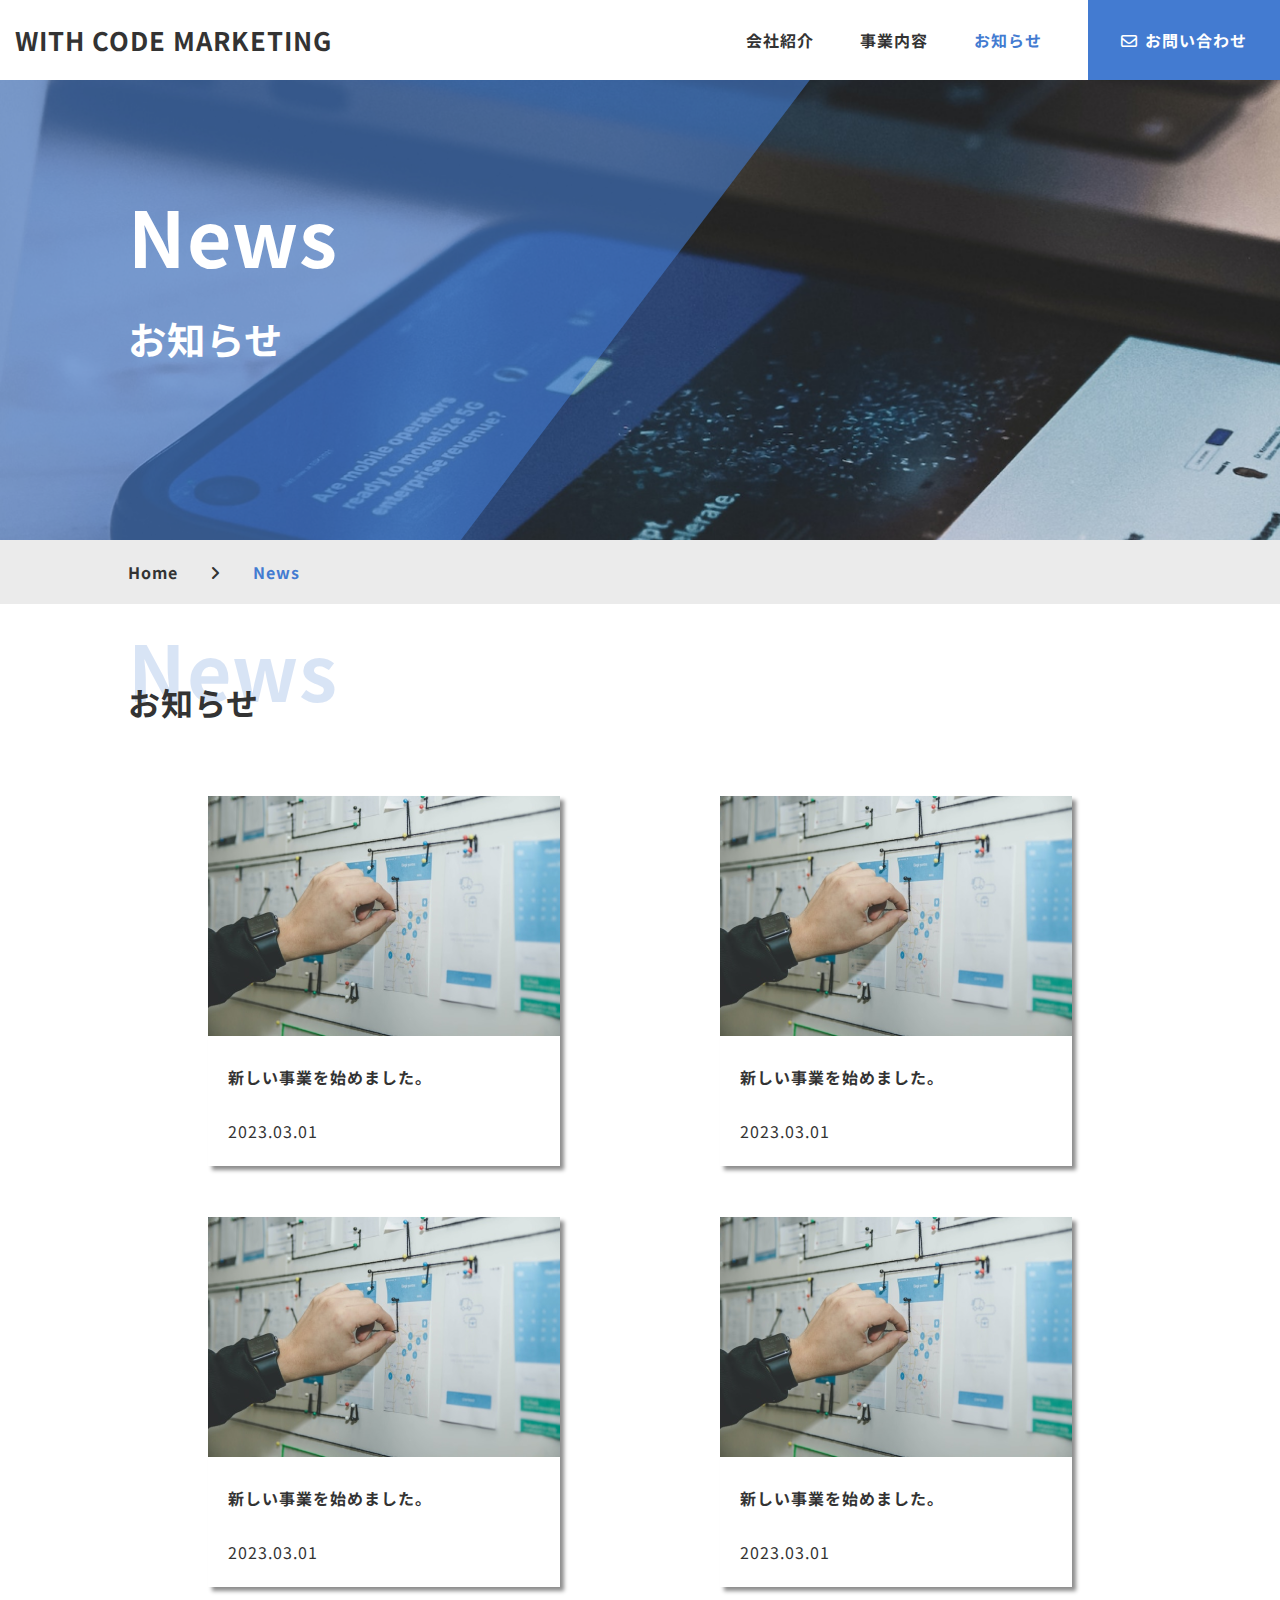
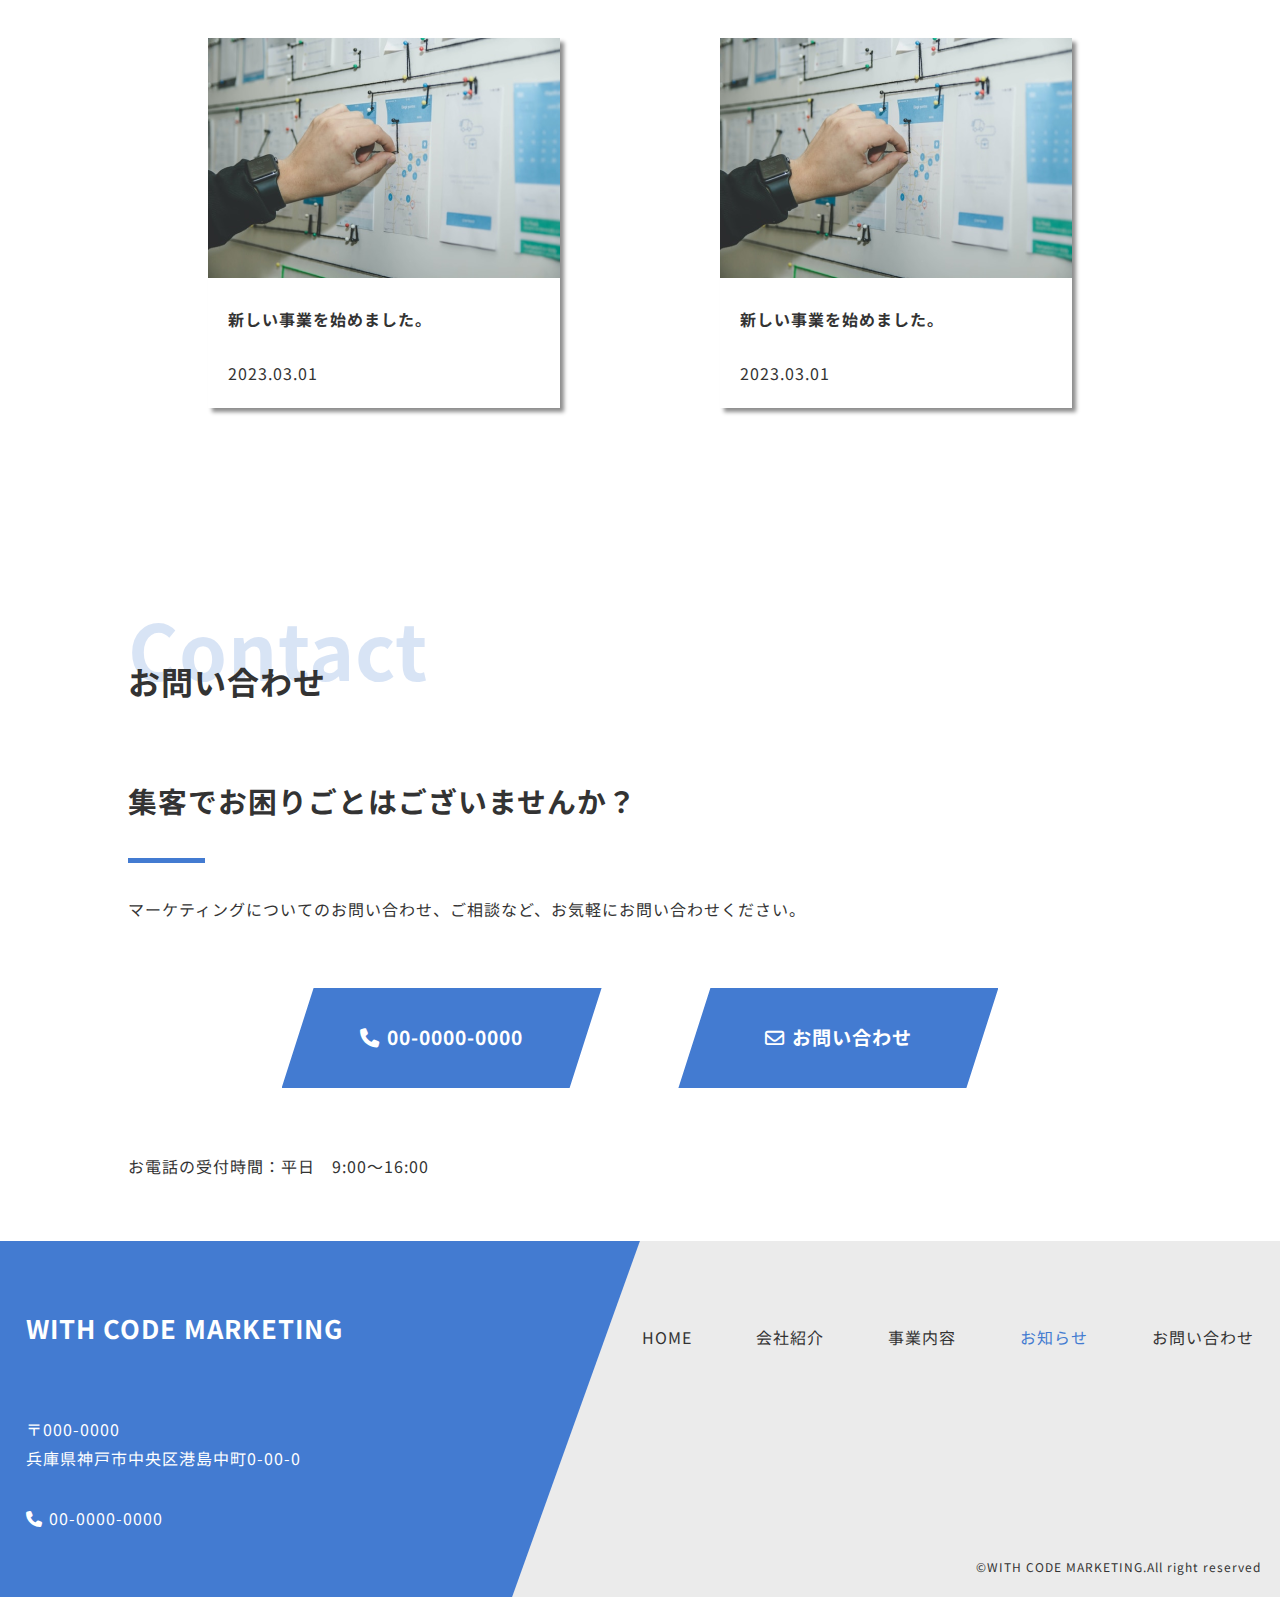
<file: html/news.html>
<!DOCTYPE html>
<html lang="ja">
<head>
  <meta charset="UTF-8">
  <title>WithCode -HP2-</title>
  <meta name="description" content="WITH CODE MARKETINGは、IT領域に対して、様々なサービスや事業を通じて新たな可能性を見出します。">
  <meta name="keywords" content="マーケティング,集客,広告代理店,WEBサイト制作">
  <meta name="viewport" content="width=device-width, initial-scale=1.0">
  <meta property="og:url" content="https://withcode-plus.tech">
  <meta property="og:type" content="website">
  <meta property="og:title" content="WithCode -HP2-">
  <meta property="og:description" content="WITH CODE MARKETINGは、IT領域に対して、様々なサービスや事業を通じて新たな可能性を見出します。">
  <meta property="og:site_name" content="WithCode">
  <meta property="og:image" content="https://withcode-plus.tech/img/logo.png">
  <link rel="stylesheet" type="text/css" href="../css/reset.css">
  <link rel="preconnect" href="https://fonts.googleapis.com">
  <link rel="preconnect" href="https://fonts.gstatic.com" crossorigin>
  <link href="https://fonts.googleapis.com/css2?family=Noto+Sans+JP:wght@400;700&display=swap" rel="stylesheet">
  <link rel="stylesheet" href="https://cdnjs.cloudflare.com/ajax/libs/font-awesome/6.4.0/css/all.min.css">
  <link rel="stylesheet" type="text/css" href="../css/common1.css">
  <link rel="stylesheet" type="text/css" href="../css/common2.css">
  <link rel="stylesheet" type="text/css" href="../css/news.css">
</head>
<body>
  <header class="header" id="header">
    <div class="header-wrapper">
      <div class="header-wrapper__logo site-logo">
        <a href="../index.html">WITH CODE MARKETING</a>
      </div>
      <nav class="header-wrapper__nav">
        <ul class="header-wrapper__nav__list">
          <li class="header-wrapper__nav__list__item">
            <a href="../html/about.html">会社紹介</a>
          </li>
          <li class="header-wrapper__nav__list__item">
            <a href="../html/service.html">事業内容</a>
          </li>
          <li class="header-wrapper__nav__list__item">
            <a href="#" class="color">お知らせ</a>
          </li>
          <li class="header-wrapper__nav__list__item __contact">
            <a href="../html/contact.html">
              <i class="fa-regular fa-envelope"></i>お問い合わせ
            </a>
          </li>
        </ul>
      </nav>
    </div>
    <div class="drawer"></div>
  </header>

  <main>
    <section class="top" id="top">
      <div class="top-wrapper">
        <div class="top-wrapper__bg"></div>
        <div class="top-wrapper__con">
          <div class="top-wrapper__con__ttl">
            <div class="top-wrapper__con__ttl__en">
              <h1>News</h1>
            </div>
            <div class="top-wrapper__con__ttl__ja">
              <p>お知らせ</p>
            </div>
          </div>
        </div>
        <div class="top-wrapper__breadcrumbs">
          <div class="top-wrapper__breadcrumbs__con __inner">
            <div class="top-wrapper__breadcrumbs__home __breadcrumbs-item">
              <a href="../index.html">Home</a>
            </div>
            <div class="top-wrapper__breadcrumbs__arrow __breadcrumbs-item">
              <i class="fa-solid fa-angle-right"></i>
            </div>
            <div class="top-wrapper__breadcrumbs__about __breadcrumbs-item">
              <a href="#" class="color">News</a>
            </div>
          </div>
        </div>
      </div>
    </section>

    <section class="news section" id="news">
      <div class="news-wrapper __inner">
        <div class="s-ttl">
          <div class="s-ttl__en">
            <h2>News</h2>
          </div>
          <div class="s-ttl__ja">
            <h2>お知らせ</h2>
          </div>
        </div>
        <div class="news-wrapper__con">
          <div class="news-wrapper__con__block">
            <div class="news-wrapper__con__block__img">
              <img src="../img/news-block-img.png" alt="お知らせ記事の画像">
            </div>
            <div class="news-wrapper__con__block__detail">
              <div class="news-wrapper__con__block__detail__txt">
                <p>新しい事業を始めました。</p>
              </div>
              <div class="news-wrapper__con__block__detail__date">
                <p>2023.03.01</p>
              </div>
            </div>
          </div>
          <div class="news-wrapper__con__block">
            <div class="news-wrapper__con__block__img">
              <img src="../img/news-block-img.png" alt="お知らせ記事の画像">
            </div>
            <div class="news-wrapper__con__block__detail">
              <div class="news-wrapper__con__block__detail__txt">
                <p>新しい事業を始めました。</p>
              </div>
              <div class="news-wrapper__con__block__detail__date">
                <p>2023.03.01</p>
              </div>
            </div>
          </div>
          <div class="news-wrapper__con__block">
            <div class="news-wrapper__con__block__img">
              <img src="../img/news-block-img.png" alt="お知らせ記事の画像">
            </div>
            <div class="news-wrapper__con__block__detail">
              <div class="news-wrapper__con__block__detail__txt">
                <p>新しい事業を始めました。</p>
              </div>
              <div class="news-wrapper__con__block__detail__date">
                <p>2023.03.01</p>
              </div>
            </div>
          </div>
          <div class="news-wrapper__con__block">
            <div class="news-wrapper__con__block__img">
              <img src="../img/news-block-img.png" alt="お知らせ記事の画像">
            </div>
            <div class="news-wrapper__con__block__detail">
              <div class="news-wrapper__con__block__detail__txt">
                <p>新しい事業を始めました。</p>
              </div>
              <div class="news-wrapper__con__block__detail__date">
                <p>2023.03.01</p>
              </div>
            </div>
          </div>
          <div class="news-wrapper__con__block">
            <div class="news-wrapper__con__block__img">
              <img src="../img/news-block-img.png" alt="お知らせ記事の画像">
            </div>
            <div class="news-wrapper__con__block__detail">
              <div class="news-wrapper__con__block__detail__txt">
                <p>新しい事業を始めました。</p>
              </div>
              <div class="news-wrapper__con__block__detail__date">
                <p>2023.03.01</p>
              </div>
            </div>
          </div>
          <div class="news-wrapper__con__block">
            <div class="news-wrapper__con__block__img">
              <img src="../img/news-block-img.png" alt="お知らせ記事の画像">
            </div>
            <div class="news-wrapper__con__block__detail">
              <div class="news-wrapper__con__block__detail__txt">
                <p>新しい事業を始めました。</p>
              </div>
              <div class="news-wrapper__con__block__detail__date">
                <p>2023.03.01</p>
              </div>
            </div>
          </div>
        </div>
      </div>
    </section>


    <section class="contact section" id="contact">
      <div class="contact-wrapper __inner">
        <div class="s-ttl">
          <div class="s-ttl__en">
            <h2>Contact</h2>
          </div>
          <div class="s-ttl__ja">
            <h2>お問い合わせ</h2>
          </div>
        </div>
        <div class="contact-wrapper__con">
          <div class="contact-wrapper__con__ttl">
            <h3>集客でお困りごとは<br class="__sp">ございませんか？</h3>
          </div>
          <div class="line contact-line"></div>
          <div class="contact-wrapper__con__txt">
            <p>マーケティングについての<br class="__sp">お問い合わせ、ご相談など、<br class="__tab">お気軽にお問い合わせください。</p>
          </div>
          <div class="contact-wrapper__con__btn">
            <div class="contact-wrapper__con__btn__tel __contact-btn">
              <a href="tel:00-0000-0000">
                <i class="fa-solid fa-phone"></i>00-0000-0000
              </a>
            </div>
            <div class="contact-wrapper__con__btn__mail __contact-btn">
              <a href="../html/contact.html">
                <i class="fa-regular fa-envelope"></i>お問い合わせ
              </a>
            </div>
          </div>
          <div class="contact-wrapper__con__hours">
            <p>お電話の受付時間：平日　9:00～16:00</p>
          </div>
        </div>
      </div>
    </section>
  </main>

  <footer class="footer" id="footer">
    <div class="footer__bg"></div>
    <div class="footer-wrapper">
      <div class="footer-wrapper__left">
        <div class="footer-wrapper__left__logo site-logo">
          <a href="../index.html">WITH CODE MARKETING</a>
        </div>
        <div class="footer-wrapper__left__info">
          <div class="footer-wrapper__left__info__address">
            <p>
              〒000-0000<br>
              兵庫県神戸市中央区港島中町0-00-0
            </p>
          </div>
          <div class="footer-wrapper__left__info__tel">
            <i class="fa-solid fa-phone"></i>00-0000-0000
          </div>
        </div>
      </div>
      <div class="footer-wrapper__right">
        <div class="footer-wrapper__right__nav">
          <ul class="footer-wrapper__right__nav__list">
            <li class="footer-wrapper__right__nav__list__item">
              <a href="../index.html">HOME</a>
            </li>
            <li class="footer-wrapper__right__nav__list__item">
              <a href="../html/about.html">会社紹介</a>
            </li>
            <li class="footer-wrapper__right__nav__list__item">
              <a href="../html/service.html">事業内容</a>
            </li>
            <li class="footer-wrapper__right__nav__list__item">
              <a href="#" class="color">お知らせ</a>
            </li>
            <li class="footer-wrapper__right__nav__list__item">
              <a href="../html/contact.html">お問い合わせ</a>
            </li>
          </ul>
        </div>
        <div class="footer-wrapper__right__right">
          <p>©WITH CODE MARKETING.All right reserved</p>
        </div>
      </div>
    </div>
  </footer>
  <script src="https://cdnjs.cloudflare.com/ajax/libs/jquery/3.4.1/jquery.min.js"></script>
  <script type="text/javascript" src="../js/common.js"></script>
</body>
</html>
</file>
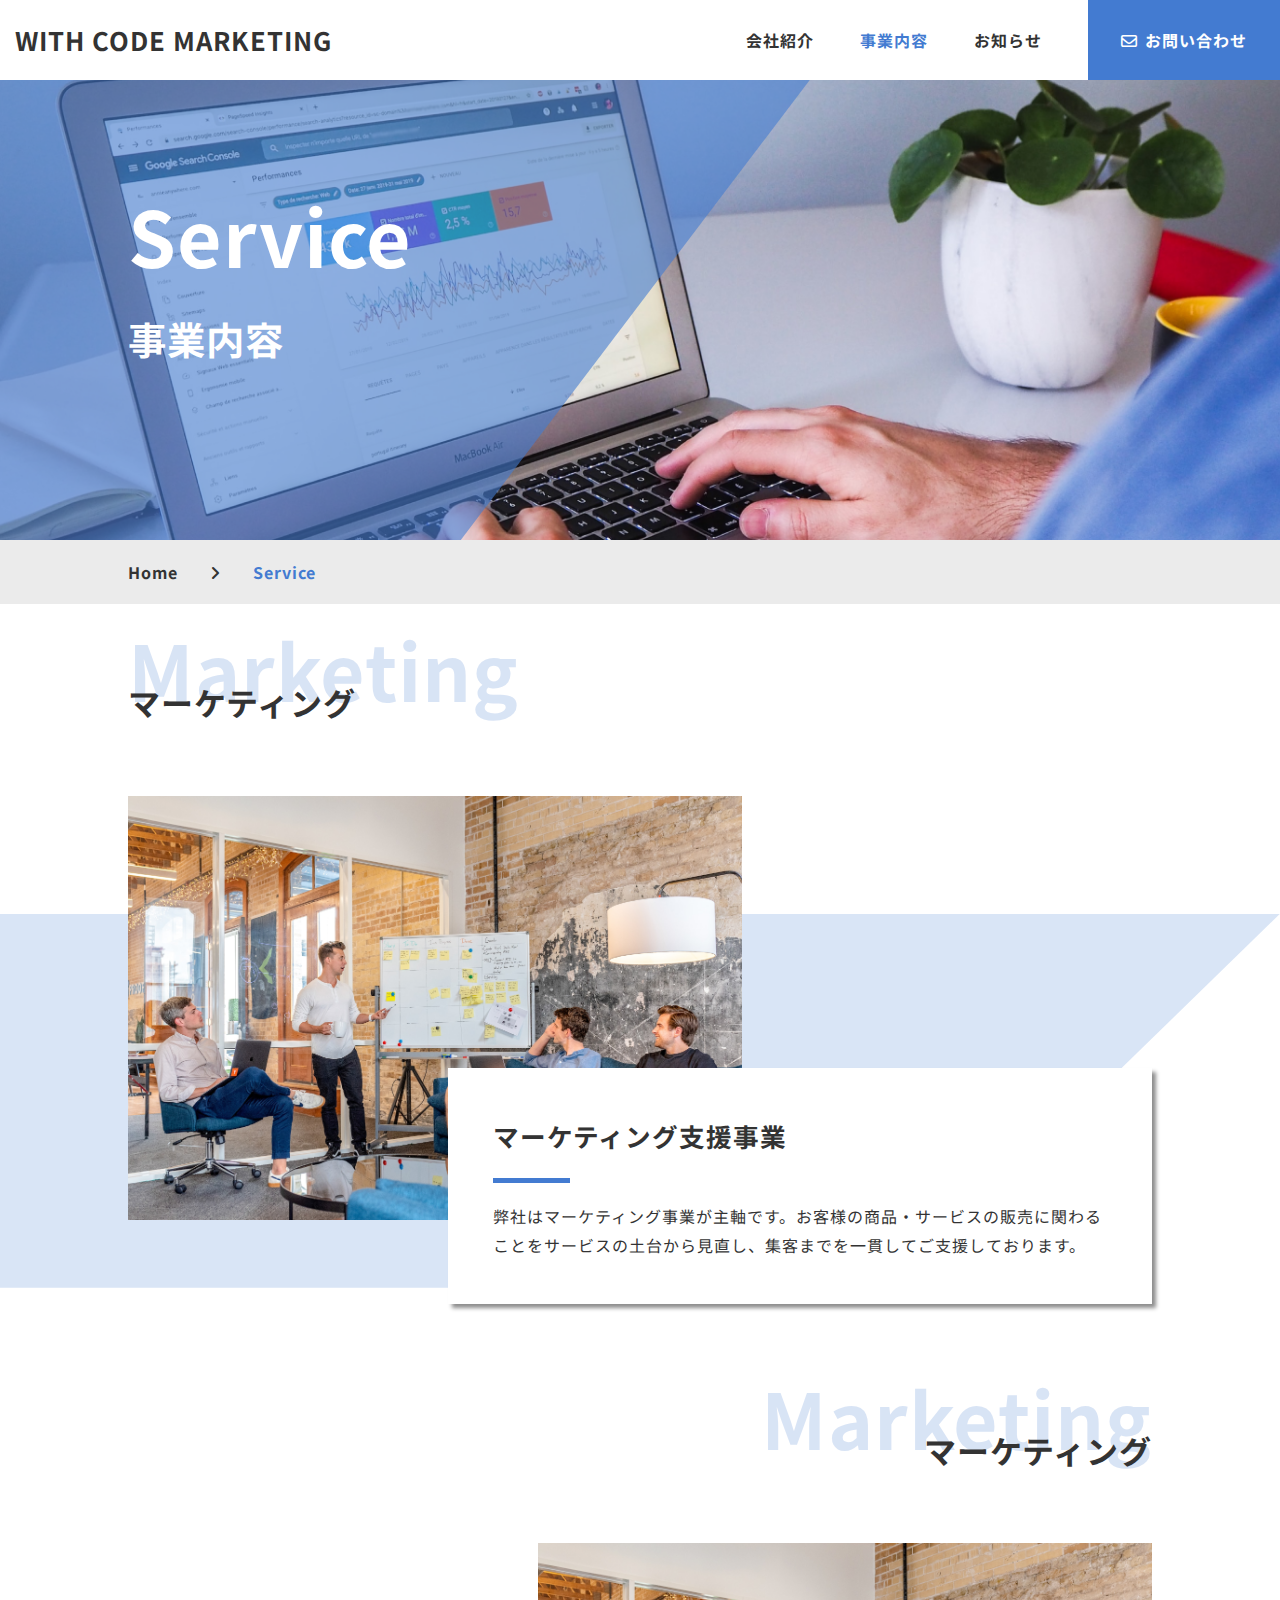
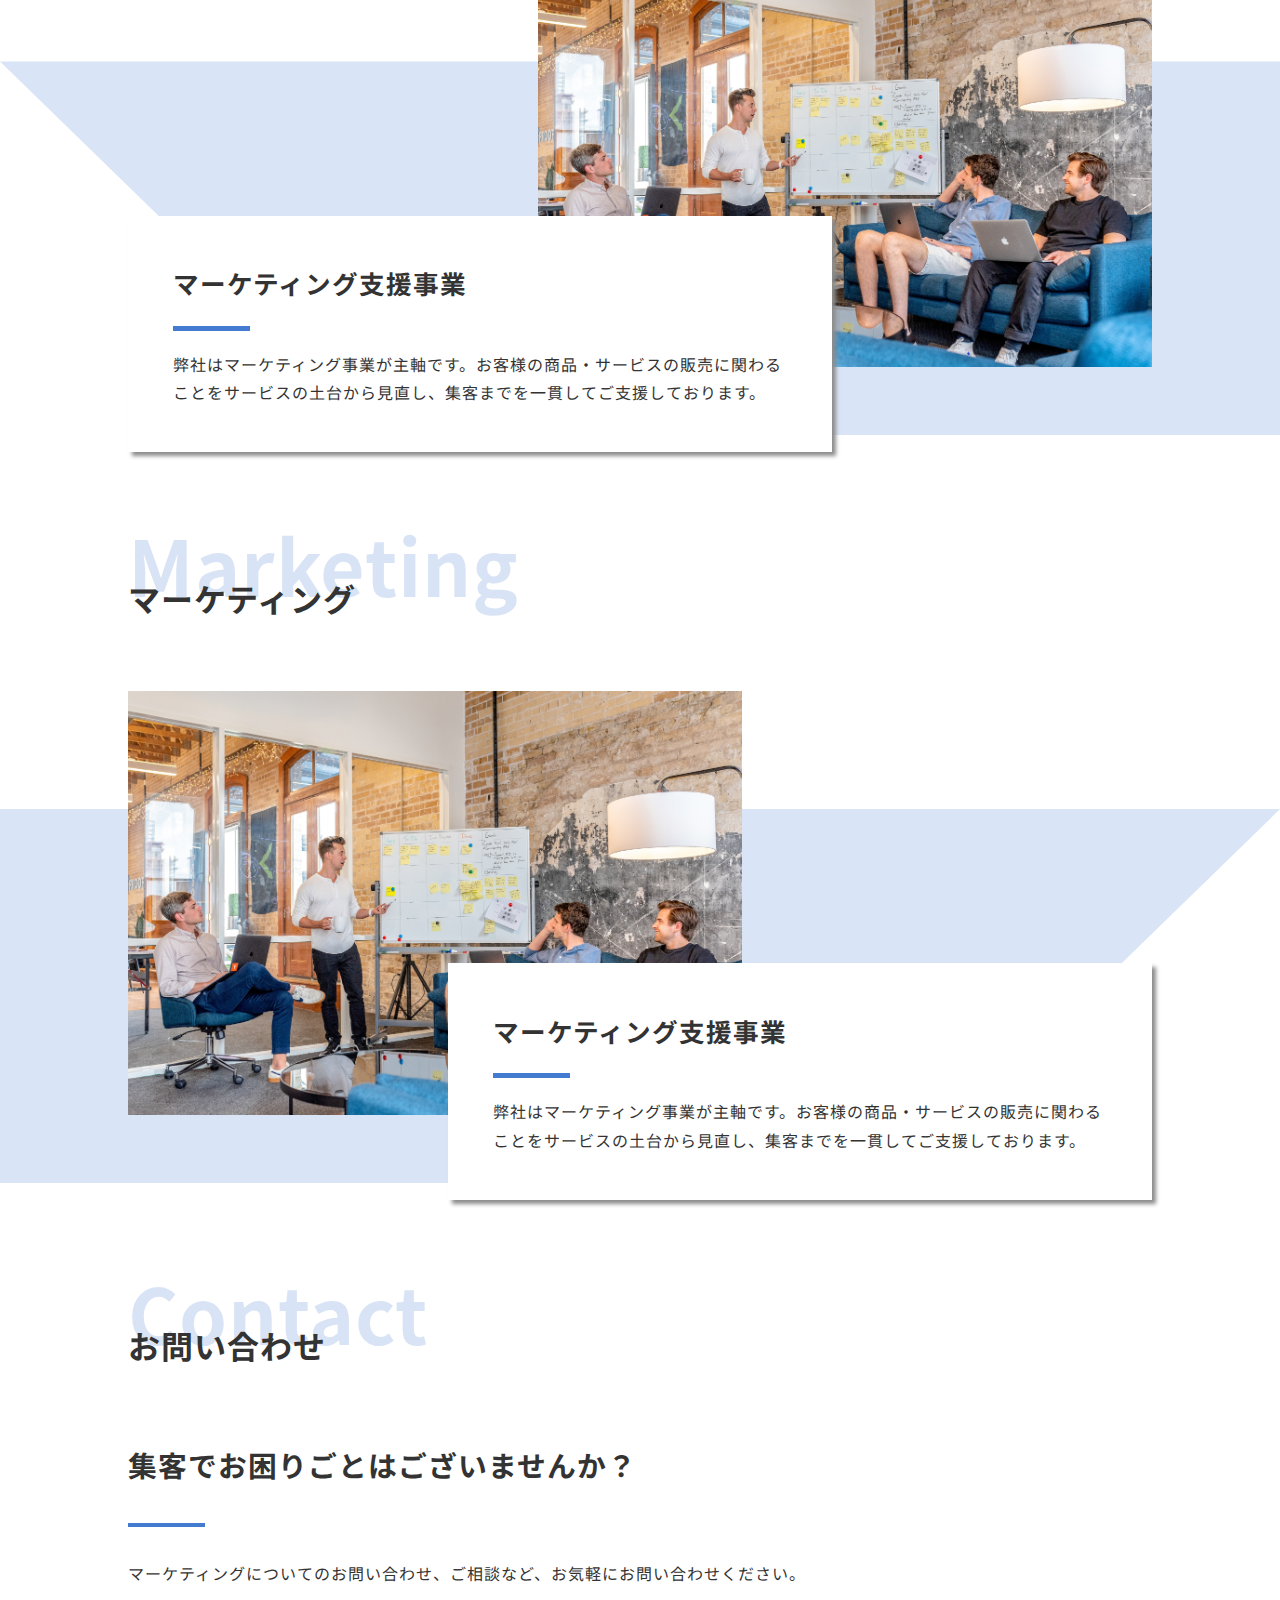
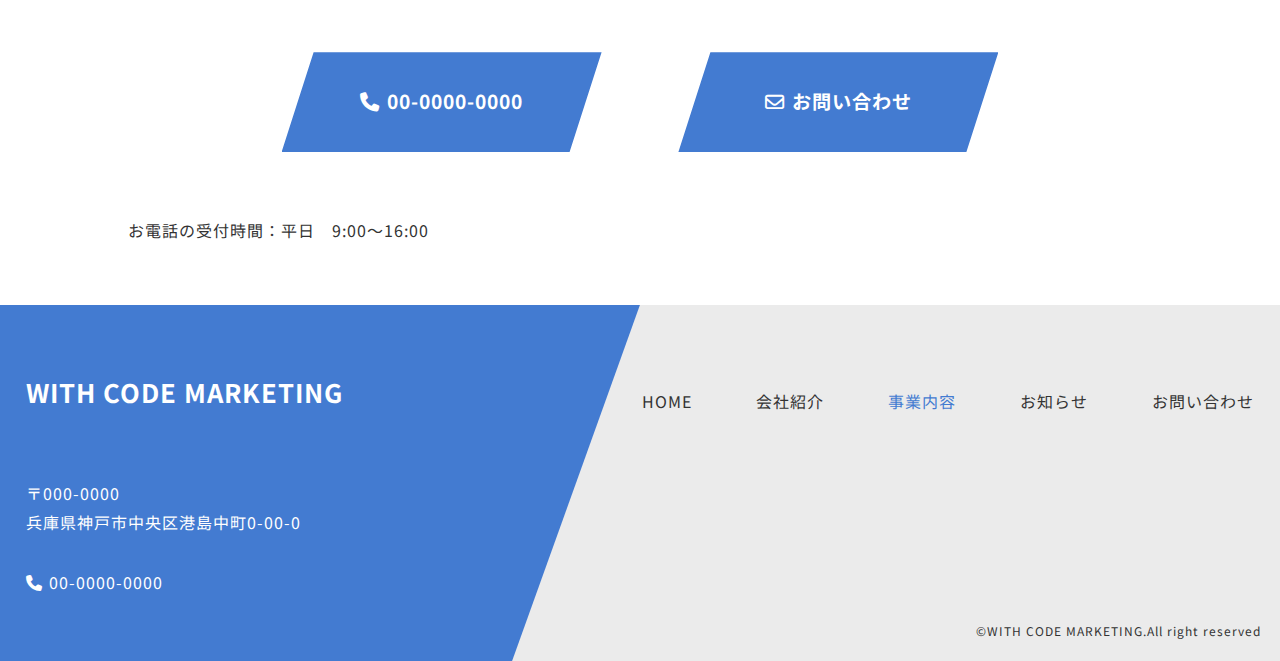
<file: html/service.html>
<!DOCTYPE html>
<html lang="ja">
<head>
  <meta charset="UTF-8">
  <title>WithCode -HP2-</title>
  <meta name="description" content="WITH CODE MARKETINGは、IT領域に対して、様々なサービスや事業を通じて新たな可能性を見出します。">
  <meta name="keywords" content="マーケティング,集客,広告代理店,WEBサイト制作">
  <meta name="viewport" content="width=device-width, initial-scale=1.0">
  <meta property="og:url" content="https://withcode-plus.tech">
  <meta property="og:type" content="website">
  <meta property="og:title" content="WithCode -HP2-">
  <meta property="og:description" content="WITH CODE MARKETINGは、IT領域に対して、様々なサービスや事業を通じて新たな可能性を見出します。">
  <meta property="og:site_name" content="WithCode">
  <meta property="og:image" content="https://withcode-plus.tech/img/logo.png">
  <link rel="stylesheet" type="text/css" href="../css/reset.css">
  <link rel="preconnect" href="https://fonts.googleapis.com">
  <link rel="preconnect" href="https://fonts.gstatic.com" crossorigin>
  <link href="https://fonts.googleapis.com/css2?family=Noto+Sans+JP:wght@400;700&display=swap" rel="stylesheet">
  <link rel="stylesheet" href="https://cdnjs.cloudflare.com/ajax/libs/font-awesome/6.4.0/css/all.min.css">
  <link rel="stylesheet" type="text/css" href="../css/common1.css">
  <link rel="stylesheet" type="text/css" href="../css/common2.css">
  <link rel="stylesheet" type="text/css" href="../css/service.css">
</head>
<body>
  <header class="header" id="header">
    <div class="header-wrapper">
      <div class="header-wrapper__logo site-logo">
        <a href="../index.html">WITH CODE MARKETING</a>
      </div>
      <nav class="header-wrapper__nav">
        <ul class="header-wrapper__nav__list">
          <li class="header-wrapper__nav__list__item">
            <a href="../html/about.html">会社紹介</a>
          </li>
          <li class="header-wrapper__nav__list__item">
            <a href="#" class="color">事業内容</a>
          </li>
          <li class="header-wrapper__nav__list__item">
            <a href="../html/news.html">お知らせ</a>
          </li>
          <li class="header-wrapper__nav__list__item __contact">
            <a href="../html/contact.html">
              <i class="fa-regular fa-envelope"></i>お問い合わせ
            </a>
          </li>
        </ul>
      </nav>
    </div>
    <div class="drawer"></div>
  </header>

  <main>
    <section class="top" id="top">
      <div class="top-wrapper">
        <div class="top-wrapper__bg"></div>
        <div class="top-wrapper__con">
          <div class="top-wrapper__con__ttl">
            <div class="top-wrapper__con__ttl__en">
              <h1>Service</h1>
            </div>
            <div class="top-wrapper__con__ttl__ja">
              <p>事業内容</p>
            </div>
          </div>
        </div>
        <div class="top-wrapper__breadcrumbs">
          <div class="top-wrapper__breadcrumbs__con __inner">
            <div class="top-wrapper__breadcrumbs__home __breadcrumbs-item">
              <a href="../index.html">Home</a>
            </div>
            <div class="top-wrapper__breadcrumbs__arrow __breadcrumbs-item">
              <i class="fa-solid fa-angle-right"></i>
            </div>
            <div class="top-wrapper__breadcrumbs__about __breadcrumbs-item">
              <a href="#" class="color">Service</a>
            </div>
          </div>
        </div>
      </div>
    </section>

    <section class="marketing section" id="marketing1">
      <div class="marketing-wrapper __inner">
        <div class="s-ttl">
          <div class="s-ttl__en">
            <h2>Marketing</h2>
          </div>
          <div class="s-ttl__ja">
            <h2>マーケティング</h2>
          </div>
        </div>
        <div class="marketing-wrapper__block">
          <div class="marketing-wrapper__block__img">
            <img src="../img/marketing-con__img.png" alt="事業内容の画像">
          </div>
          <div class="marketing-wrapper__block__con">
            <div class="marketing-wrapper__block__con__ttl">
              <h3>マーケティング支援事業</h3>
            </div>
            <div class="line marketing-wrapper__block__con__line"></div>
            <div class="marketing-wrapper__block__con__txt">
              <p>弊社はマーケティング事業が主軸です。お客様の商品・サービスの販売に関わることをサービスの土台から見直し、集客までを一貫してご支援しております。</p>
            </div>
          </div>
        </div>
      </div>
    </section>

    <section class="marketing section __rev" id="marketing2">
      <div class="marketing-wrapper __inner">
        <div class="s-ttl s-ttl__rev">
          <div class="s-ttl__en">
            <h2>Marketing</h2>
          </div>
          <div class="s-ttl__ja">
            <h2>マーケティング</h2>
          </div>
        </div>
        <div class="marketing-wrapper__block">
          <div class="marketing-wrapper__block__img img__rev">
            <img src="../img/marketing-con__img.png" alt="事業内容の画像">
          </div>
          <div class="marketing-wrapper__block__con con__rev">
            <div class="marketing-wrapper__block__con__ttl">
              <h3>マーケティング支援事業</h3>
            </div>
            <div class="line marketing-wrapper__block__con__line"></div>
            <div class="marketing-wrapper__block__con__txt">
              <p>弊社はマーケティング事業が主軸です。お客様の商品・サービスの販売に関わることをサービスの土台から見直し、集客までを一貫してご支援しております。</p>
            </div>
          </div>
        </div>
      </div>
    </section>

    <section class="marketing section" id="marketing3">
      <div class="marketing-wrapper __inner">
        <div class="s-ttl">
          <div class="s-ttl__en">
            <h2>Marketing</h2>
          </div>
          <div class="s-ttl__ja">
            <h2>マーケティング</h2>
          </div>
        </div>
        <div class="marketing-wrapper__block">
          <div class="marketing-wrapper__block__img">
            <img src="../img/marketing-con__img.png" alt="事業内容の画像">
          </div>
          <div class="marketing-wrapper__block__con">
            <div class="marketing-wrapper__block__con__ttl">
              <h3>マーケティング支援事業</h3>
            </div>
            <div class="line marketing-wrapper__block__con__line"></div>
            <div class="marketing-wrapper__block__con__txt">
              <p>弊社はマーケティング事業が主軸です。お客様の商品・サービスの販売に関わることをサービスの土台から見直し、集客までを一貫してご支援しております。</p>
            </div>
          </div>
        </div>
      </div>
    </section>

    <section class="contact section" id="contact">
      <div class="contact-wrapper __inner">
        <div class="s-ttl">
          <div class="s-ttl__en">
            <h2>Contact</h2>
          </div>
          <div class="s-ttl__ja">
            <h2>お問い合わせ</h2>
          </div>
        </div>
        <div class="contact-wrapper__con">
          <div class="contact-wrapper__con__ttl">
            <h3>集客でお困りごとは<br class="__sp">ございませんか？</h3>
          </div>
          <div class="line contact-line"></div>
          <div class="contact-wrapper__con__txt">
            <p>マーケティングについての<br class="__sp">お問い合わせ、ご相談など、<br class="__tab">お気軽にお問い合わせください。</p>
          </div>
          <div class="contact-wrapper__con__btn">
            <div class="contact-wrapper__con__btn__tel __contact-btn">
              <a href="tel:00-0000-0000">
                <i class="fa-solid fa-phone"></i>00-0000-0000
              </a>
            </div>
            <div class="contact-wrapper__con__btn__mail __contact-btn">
              <a href="../html/contact.html">
                <i class="fa-regular fa-envelope"></i>お問い合わせ
              </a>
            </div>
          </div>
          <div class="contact-wrapper__con__hours">
            <p>お電話の受付時間：平日　9:00～16:00</p>
          </div>
        </div>
      </div>
    </section>
  </main>

  <footer class="footer" id="footer">
    <div class="footer__bg"></div>
    <div class="footer-wrapper">
      <div class="footer-wrapper__left">
        <div class="footer-wrapper__left__logo site-logo">
          <a href="../index.html">WITH CODE MARKETING</a>
        </div>
        <div class="footer-wrapper__left__info">
          <div class="footer-wrapper__left__info__address">
            <p>
              〒000-0000<br>
              兵庫県神戸市中央区港島中町0-00-0
            </p>
          </div>
          <div class="footer-wrapper__left__info__tel">
            <i class="fa-solid fa-phone"></i>00-0000-0000
          </div>
        </div>
      </div>
      <div class="footer-wrapper__right">
        <div class="footer-wrapper__right__nav">
          <ul class="footer-wrapper__right__nav__list">
            <li class="footer-wrapper__right__nav__list__item">
              <a href="../index.html">HOME</a>
            </li>
            <li class="footer-wrapper__right__nav__list__item">
              <a href="../html/about.html">会社紹介</a>
            </li>
            <li class="footer-wrapper__right__nav__list__item">
              <a href="#" class="color">事業内容</a>
            </li>
            <li class="footer-wrapper__right__nav__list__item">
              <a href="../html/news.html">お知らせ</a>
            </li>
            <li class="footer-wrapper__right__nav__list__item">
              <a href="../html/contact.html">お問い合わせ</a>
            </li>
          </ul>
        </div>
        <div class="footer-wrapper__right__right">
          <p>©WITH CODE MARKETING.All right reserved</p>
        </div>
      </div>
    </div>
  </footer>
  <script src="https://cdnjs.cloudflare.com/ajax/libs/jquery/3.4.1/jquery.min.js"></script>
  <script type="text/javascript" src="../js/common.js"></script>
</body>
</html>
</file>
<file: css/common1.css>
@charset "UTF-8";

html {
  font-size: 16px;
}

body {
  font-family: 'Noto Sans JP', sans-serif;
  line-height: 1.8;
  letter-spacing: 1px;
  word-break: break-all;
  color: #333;
}

a {
  text-decoration: none;
  color: #333;
}

li {
  list-style: none;
}

.site-logo a {
  font-size: 1.6rem;
  font-weight: 700;
}

.color {
  color: #437BD1;
}

.__inner {
  width: 80%;
  margin: 0 auto;
}

.section {
  padding-top: 3.75rem;
  padding-bottom: 3.75rem;
}

.s-ttl__en h2 {
  font-size: 4.8rem;
  color: #437BD1;
  opacity: 0.2;
}

.s-ttl__ja h2 {
  font-size: 2rem;
}

.s-ttl__ja {
  position: relative;
  top: -4rem;
}

.link-btn {
  width: 18rem;
  line-height: 4.8;
  background-color: #437BD1;
  text-align: center;
  margin: 4rem auto 0;
  clip-path: polygon(10% 0%, 0% 0%, 100% 0%, 90% 100%, 0% 100%);
  transition: all 0.2s;
  position: relative;
}

.link-btn__shadow {
  width: 18rem;
  line-height: 4.8;
  background-color: #333;
  clip-path: polygon(10% 0%, 0% 0%, 100% 0%, 90% 100%, 0% 100%);
  display: inline-block;
  position: absolute;
  top: 4px;
  left: 4px;
}

.link-btn:hover {
  background-color: #cfd3da;
}

.link-btn a {
  color: #fff;
  display: inline-block;
  width: 100%;
  height: 100%;
  transition: all 0.2s;
}

.link-btn a:hover {
  color: #437BD1;
}

.link-btn i {
  margin-left: 1.8rem;
}

.line {
  width: 4.8rem;
  height: 0.3rem;
  background-color: #437BD1;
}

/* header --------------------------------------*/
header {
  position: fixed;
  z-index: 999;
  top: 0;
  left: 0;
  width: 100%;
  background-color: #fff;
}

.header-wrapper {
  display: flex;
  justify-content: space-between;
  align-items: center;
}

.header-wrapper__logo {
  margin-left: 1.2%;
}

.header-wrapper__nav {
  width: 60%;
}

.header-wrapper__nav__list {
  display: flex;
  justify-content: flex-end;
  align-items: center;
}

.header-wrapper__nav__list__item {
  margin-right: 6%;
}

.header-wrapper__nav__list__item:last-child {
  margin-right: 0;
}

.header-wrapper__nav__list__item a {
  font-size: 1rem;
  font-weight: bold;
  transition: all 0.2s;
}

.header-wrapper__nav__list__item a:hover {
  opacity: 0.5;
}

.header-wrapper__nav__list__item i {
  font-size: 1rem;
  margin-right: 0.4rem;
}

.__contact {
  width: 12rem;
  line-height: 5;
  background-color: #437BD1;
  text-align: center;
  transition: all 0.2s;
}

.__contact:hover {
  background-color: #cfd3da;
}

.__contact a {
  color: #fff;
  display: block;
  width: 100%;
  height: 100%;
  transition: all 0.2s;
}

.__contact a:hover {
  color: #437BD1;
  opacity: 1;
}

header .drawer {
  visibility: hidden;
}

/* contact -------------------------------*/
.contact-wrapper__con__ttl h3 {
  font-size: 1.8rem;
}

.contact-line {
  margin: 2rem 0;
}

.contact-wrapper__con__btn {
  display: flex;
  justify-content: center;
}

.__contact-btn {
  width: 20rem;
  line-height: 5.2;
  background-color: #437BD1;
  text-align: center;
  margin: 4rem 0;
  clip-path: polygon(10% 0%, 0% 0%, 100% 0%, 90% 100%, 0% 100%);
  transition: all 0.2s;
}

.__contact-btn:hover {
  background-color: #cfd3da;
}

.__contact-btn a {
  font-size: 1.2rem;
  color: #fff;
  font-weight: bold;
  display: inline-block;
  width: 100%;
  height: 100%;
  transition: all 0.2s;
}

.__contact-btn a:hover {
  color: #437BD1;
}

.__contact-btn i {
  margin-right: 0.4rem;
}

.contact-wrapper__con__btn__mail {
  margin-left: 4.8rem;
}

/* footer -----------------------------*/
.footer {
  width: 100%;
  height: 100%;
  background-color: #EBEBEB;
  position: relative;
}

.footer-wrapper {
  display: flex;
  justify-content: space-between;
  align-items: flex-start;
}

.footer-wrapper__right__nav__list {
  display: flex;
  justify-content: flex-end;
  align-items: center;
  flex-wrap: wrap;
}

.footer-wrapper__left__info {
  margin-top: 4rem;
}

.footer-wrapper__left__info__tel {
  margin-top: 2rem;
}

.footer-wrapper__left__info__tel i {
  margin-right: 0.4rem;
}

.footer-wrapper__left {
  width: 50%;
  background-color: #437BD1;
  padding: 4rem 0 4rem 1.6rem;
  clip-path: polygon(0% 0%, 0% 0%, 100% 0%, 80% 100%, 0% 100%);
}

.footer-wrapper__right {
  width: 50%;
  padding-top: 4rem;
  padding-right: 1.6rem;
}

.footer-wrapper__right__nav__list__item {
  margin-left: 4rem;
  line-height: 4;
}

.footer-wrapper__right__nav__list__item:first-child {
  margin-left: 0;
}

.footer-wrapper__left__logo a {
  color: #fff;
}

.footer-wrapper__right__nav__list__item a {
  transition: all 0.2s;
}

.footer-wrapper__right__nav__list__item a:hover {
  opacity: 0.5;
}

.footer-wrapper__left__info__address p {
  color: #fff;
}

.footer-wrapper__left__info__tel {
  color: #fff;
}

.footer__bg {
  width: 50%;
  height: 100%;
  background-color: #437BD1;
  z-index: 10;
}

.footer-wrapper__right__right {
  position: absolute;
  bottom: 1.2rem;
  right: 1.2rem;
}

.footer-wrapper__right__right p {
  font-size: 0.75rem;
}

/* レスポンシブ --------------------------*/
@media screen and (min-width: 1024px) {
  .__pc {
    display: none;
  }
  .__tab {
    display: none;
  }
  .__sp {
    display: none;
  }
}

@media screen and (max-width: 1024px) {
  .__pc {
    display: inline-block;
  }
  .__tab {
    display: none;
  }
  .__sp {
    display: none;
  }

  .__inner {
    width: 90%;
  }

  .site-logo a {
    font-size: 2.8vw;
  }

  .header-wrapper__nav__list__item a {
    font-size: 1.6vw;
  }
}

@media screen and (max-width: 768px) {
  .__tab {
    display: inline-block;
  }
  .__sp {
    display: none;
  }

  .site-logo a {
    font-size: 1.2rem;
  }

  .s-ttl {
    text-align: center;
  }

  .s-ttl__en h2 {
    font-size: 3.6rem;
  }

  .s-ttl__ja {
    top: -3.2rem;
  }

  .s-ttl__ja h2 {
    font-size: 1.6rem;
  }

  header {
    padding: 1rem 0;
  }

  header .drawer {
    visibility: visible;
    width: 24px;
    position: absolute;
    top: 20px;
    right: 16px;
    border-top: solid 4px #437BD1;
    cursor: pointer;
    z-index: 100;
  }
  
  header .drawer::before,
  header .drawer::after {
    content: "";
    display: block;
    width: 24px;
    background: #437BD1;
    height: 4px;
    position: absolute;
    top: 0;
    right: 0;
    transition: all 0.5s;
  }
  
  header .drawer::before {
    top: 6px;
  }
  
  header .drawer::after {
    top: 15px;
  }
  
  body.nav-open header .drawer {
    border-top: 0;
  }
  
  body.nav-open header .drawer::before {
    top: 9px;
    transform: rotate(-45deg);
  }
  
  body.nav-open header .drawer::after {
    top: 9px;
    transform: rotate(45deg);
  }

  header .header-wrapper__nav {
    position: fixed;
    display: none;
    width: 100%;
    height: 100%;
    top: 0;
    left: 0;
    z-index: 50;
    background: #FFF;
  }
  
  header .header-wrapper__nav__list {
    display: block;
    width: 70%;
    position: absolute;
    top: 50%;
    left: 50%;
    transform: translateY(-50%) translateX(-50%);
  }
  
  header .header-wrapper__nav__list__item {
    margin: 0 auto;
    border-right: none;
    font-size: 1.5rem;
    line-height: 3;
    text-align: center;
  }
  
  header .header-wrapper__nav__list__item.__contact {
    width: 14rem;
    line-height: 4;
    background-color: #437BD1;
    text-align: center;
    margin: 1.6rem auto 0;
  }

  .header-wrapper__nav__list__item a {
    font-size: 1.25rem;
  }

  .contact-wrapper__con {
    text-align: center;
  }
    
  .contact-line {
    margin-left: auto;
    margin-right: auto;
  }
    
  .contact-wrapper__con__ttl h3 {
    font-size: 4.8vw;
  }

  .__contact-btn {
    line-height: 4;
    margin: 2rem auto 2rem;
  }

  .__contact-btn a {
    font-size: 1rem;
  }

  .footer-wrapper {
    display: block;
  }

  .footer-wrapper__left__logo a{
    font-size: 1.2rem;
  }

  .footer-wrapper__left {
    width: 100%;
    padding: 2rem 0 4rem;
    clip-path: polygon(0% 0%, 0% 0%, 100% 0%, 100% 80%, 0% 100%);
    text-align: center;
  }

  .footer-wrapper__left__info {
    margin-top: 1.2rem;
  }
  
  .footer-wrapper__left__info__tel {
    margin-top: 1rem;
  }

  .footer-wrapper__right {
    width: 100%;
    padding-top: 2rem;
    padding-right: 0;
  }

  .footer-wrapper__right__nav__list {
    justify-content: space-around;
    padding: 0 2rem;
  }

  .footer-wrapper__right__nav__list__item {
    margin-left: 2rem;
  }

  .footer-wrapper__right__right {
    position: unset;
    text-align: center;
    margin-top: 4rem;
  }
}

@media screen and (max-width: 480px) {
  .__sp {
    display: inline-block;
  }

  .s-ttl__en h2 {
    font-size: 3.2rem;
  }

  .s-ttl__ja h2 {
    font-size: 1.4rem;
  }

  .s-ttl__ja {
    top: -2.8rem;
  }

  .contact-wrapper__con__btn {
    display: block;
  }

  .contact-wrapper__con__ttl h3 {
    font-size: 1.6rem;
  }

  .footer-wrapper__left__info__address p {
    font-size: 0.875rem;
  }

  .footer-wrapper__left__info__tel i {
    font-size: 0.875rem;
  }

  .__contact-btn {
    width: 16rem;
  }

  .__contact-btn a {
    font-size: 1rem;
  }

  .contact-wrapper__con__hours p {
    font-size: 0.875rem;
  }
}
</file>
<file: css/index.css>
@charset "UTF-8";

/* top -----------------------------------------*/
.top {
  position: relative;
  background-image: url(../img/index-top.png);
  background-size: cover;
  background-position: 100% 20%;
  width: 100%;
  height: 75vh;
}

.top-wrapper {
  width: 100%;
  height: 100%;
}

.top-wrapper__bg {
  width: 100%;
  height: 100%;
  background-color: #437BD1;
  clip-path: polygon(0% 0%, 0% 0%, 50% 0%, 20% 100%, 0% 100%);
}

.top-wrapper__con {
  width: auto;
  padding: 2%;
  position: absolute;
  top: 56%;
  left: 10%;
  transform: translateY(-50%);
  background-color: rgba(255, 255, 255, 30%);
}

.top-wrapper__con h1 {
  font-size: 3.2rem;
  color: #FFF;
}

.top-wrapper__con p {
  font-size: 2rem;
  color: #FFF;
}

/* news ---------------------------------*/
.news {
  background-color: #EBEBEB;
}
.news-wrapper__con {
  width: 85%;
  margin: 0 auto;
}

.news-wrapper__con__block {
  display: flex;
  justify-content: flex-start;
  align-items: center;
  border-bottom: 2px solid #9D9D9D;
  padding-bottom: 1.2rem;
  margin-top: 2.4rem;
}

.news-wrapper__con__block:first-child {
  margin-top: 0;
}

.news-wrapper__con__block__category {
  background-color: #437BD1;
  padding: 0.4rem 1.2rem;
  margin: 0 3.2rem;
}

.news-wrapper__con__block__category p {
  color: #fff;
  font-weight: bold;
  font-size: 0.875rem;
}

.news-wrapper__con__block__date p {
  font-size: 1rem;
}

.news-wrapper__con__block__txt p {
  font-size: 1rem;
  font-weight: bold;
}

/* about -----------------------------------*/
.about {
  width: 100%;
  height: auto;
  position: relative;
  background-image: url(../img/about-right-wrap.png);
  background-size: cover;
}

.about-link-btn {
  margin-left: 0;
  margin-right: auto;
}

.about-line {
  margin-top: 2rem;
  margin-bottom: 2rem;
}

.about-wrapper .s-ttl {
  position: relative;
  z-index: 99;
}

.about-wrapper__con {
  position: relative;
  z-index: 99;
}

.about-wrapper__con__ttl h3 {
  font-size: 1.8rem;
}

.about-wrapper__con__txt {
  width: 50%;
}

.about__bg {
  width: 100%;
  height: 100%;
  background-color: #FFF;
  clip-path: polygon(0% 0%, 0% 0%, 80% 0%, 50% 100%, 0% 100%);
  position: absolute;
  top: 0;
  left: 0;
  z-index: 2;
}

/* service -----------------------------------*/
.service {
  background-color: #EBEBEB;
}
.service-wrapper__con {
  display: flex;
  justify-content: space-between;
  align-items: center;
}

.service-wrapper__con__block {
  width: 28%;
  height: 100%;
  background-color: #fff;
  box-shadow: 4px 4px 6px #A8A8A8;
  position: relative;
  z-index: 100;
}

.service-wrapper__con__block::after {
  content: "";
  width: 100%;
  height: 100%;
  background-color: #437BD1;
  position: absolute;
  top: -8px;
  right: -8px;
  z-index: -1;
}

.service-wrapper__con__block__img {
  width: 100%;
  height: 16rem;
  background-color: #fff;
}

.service-wrapper__con__block__img img {
  width: 100%;
  height: 100%;
  object-fit: cover;  
}

.service-wrapper__con__block__explanation {
  padding: 1.2rem;
  background-color: #fff;
}

.service-line {
  margin-top: 1rem;
  margin-bottom: 1rem;
}

.service-wrapper__con__block__explanation__txt p {
  font-size: 0.875rem;
}

/* レスポンシブ -----------------------------*/
@media screen and (max-width: 1024px) {
  .top-wrapper__con {
    width: 60%;
    padding: 2rem;
    text-align: center;
    top: 56%;
    left: 50%;
    transform: translateX(-50%) translateY(-50%);
  }

  .top-wrapper__con h1 {
    font-size: 2.8rem;
  }
  
  .top-wrapper__con p {
    font-size: 1.6rem;
  }
  
  .news-wrapper__con {
    width: 100%;
  }

  .service-wrapper__con {
    display: block;
    width: 100%;
  }

  .service-wrapper__con__block {
    display: flex;
    width: 100%;
    margin-top: 3.2rem;
  }

  .service-wrapper__con__block:first-child {
    margin-top: 0;
  }
}

@media screen and (max-width: 768px) {
  .top-wrapper__con {
    width: 80%;
  }

  .top-wrapper__con h1 {
    font-size: 2.4rem;
  }
  
  .top-wrapper__con p {
    font-size: 1.2rem;
  }

  .news-wrapper__con {
    width: 100%;
  }

  .news-wrapper__con__block {
    display: block;
  }

  .news-wrapper__con__block__date,
  .news-wrapper__con__block__category {
    display: inline-block;
  }

  .news-wrapper__con__block__category {
    margin: 0 0 0 0.8rem;
  }

  .news-wrapper__con__block__txt {
    margin-top: 0.8rem;
  }

  .about__bg {
    clip-path: none;
    opacity: 0.8;
    z-index: 2;
  }

  .about-wrapper__con {
    text-align: center;
  }

  .about-line {
    margin-left: auto;
    margin-right: auto;
  }

  .about-wrapper__con__txt {
    width: 100%;
  }

  .about-link-btn {
    margin-left: auto;
    margin-right: auto;
  }

  .service-wrapper__con__block {
    display: block;
  }
}

@media screen and (max-width:480px) {
  .top-wrapper__con {
    width: 90%;
    padding: 1%;
  }
  .about-wrapper__con__ttl h3{
    font-size: 1.6rem;
  }
}
</file>
<file: css/common2.css>
@charset "UTF-8";

/* top ---------------------*/
.top {
  width: 100%;
  height: 60vh;
  position: relative;
}

.top-wrapper {
  width: 100%;
  height: 100%;
}

.top-wrapper__bg {
  width: 100%;
  height: 100%;
  background-color: #437BD1;
  opacity: 0.6;
  clip-path: polygon(0% 0%, 0% 0%, 68% 0%, 36% 100%, 0% 100%);
  z-index: -20;
}

.top-wrapper__con {
  width: 100%;
  display: flex;
  justify-content: space-between;
  align-items: center;
  position: absolute;
  top: 50%;
  transform: translateY(-50%);
}

.top-wrapper__con__ttl {
  width: 40%;
  margin-left: 10%;
}

.top-wrapper__con__ttl__en h1 {
  font-size: 4.8rem;
  color: #fff;
}

.top-wrapper__con__ttl__ja p {
  font-size: 2.4rem;
  font-weight: 700;
  color: #fff;
}

.top-wrapper__breadcrumbs {
  background-color: #EBEBEB;
}

.top-wrapper__breadcrumbs__con {
  display: flex;
  justify-content: flex-start;
  align-items: center;
}

.top-wrapper__breadcrumbs__con a {
  font-weight: 700;
}

.__breadcrumbs-item {
  margin-right: 2rem;
  line-height: 4;
}

/* レスポンシブ ------------------------*/
@media screen and (min-width:1024px) {

}

@media screen and (max-width:1024px) {

}

@media screen and (max-width:768px) {
  .top {
    height: 50vh;
  }
  .top-wrapper__bg {
    clip-path: polygon(0% 0%, 100% 0%, 100% 60%, 0% 100%, 0% 100%);
    z-index: -20;
    }

  .top-wrapper__con__ttl {
    width: 100%;
    margin: 0 auto;
    text-align: center;
  }

  .top-wrapper__con__ttl__ja {
    position: relative;
    top: -1rem;
  }
  
  .top-wrapper__con__ttl__en h1 {
    font-size: 3.2rem;
  }
  
  .top-wrapper__con__ttl__ja p {
    font-size: 1.2rem;
    }
}

@media screen and (max-width:480px) {

}
</file>
<file: css/about.css>
@charset "UTF-8";

/* top --------------------*/
.top {
  background-image: url(../img/about-top.png);
  background-size: cover;
  background-position: 70% 70%;
}

/* greeting ---------------*/

.greeting-wrapper__block {
  width: 100%;
  height: auto;
  margin: 0 auto;
  display: flex;
  justify-content: space-around;
  align-items: center;
  position: relative;
}

.greeting-wrapper__block__con {
  width: 48%;
  margin-left: 4%;
}

.greeting-wrapper__block__con__signature {
  display: flex;
  justify-content: flex-end;
  align-items: center;
  margin-top: 8%;
}

.greeting-wrapper__block__con__line {
  margin: 2rem 0;
}

.greeting-wrapper__block__con__txt__margin {
  margin: 1.2rem 0;
}

.greeting-wrapper__block__img {
  position: relative;
}

.greeting-wrapper__block__img img {
  width: 100%;
  height: 100%;
  object-fit: cover;
}

.greeting-wrapper__block__img::after {
  content: "";
  width: 100%;
  height: 100%;
  background-color: #437BD1;
  position: absolute;
  top: 0.8rem;
  left: -1.2rem;
  z-index: -1;
}

.greeting-wrapper__block__con__signature__position {
  margin-right: 1.2rem;
}

.greeting-wrapper__block__con__signature__name p {
  font-weight: 700;
}

.greeting-wrapper__block__con__ttl h3 {
  font-size: 2rem;
}

/* overview ------------------------------*/
.overview-wrapper__con {
  width: 100%;
}

.overview-wrapper__con__block {
  width: 100%;
  height: 4.8rem;
  display: flex;
  justify-content: flex-start;
  align-items: center;
  border: 1px solid #CECECE;
  border-top: none;
}

.overview-wrapper__con__block:first-child {
  border-top: 1px solid #CECECE;
}

.overview-wrapper__con__block__item {
  width: 20%;
  height: 100%;
  background-color: #D6E1F3;
  padding-left: 2%;
  display: flex;
  align-items: center;
}

.overview-wrapper__con__block__txt {
  width: 80%;
  height: 100%;
  padding-left: 2%;
  display: flex;
  align-items: center;
}

/* access --------------------------*/
.access {
  background-color: #EBEBEB;
}
.access-wrapper__map {
  width: 100%;
}

.access-wrapper__map iframe {
  width: 100%;
}

.access-wrapper__con {
  margin-top: 4rem;
}

.access-wrapper__con__block {
  margin-top: 4rem;
}

.access-wrapper__con__block__ttl h3 {
  font-size: 1.8rem;
}

.access-wrapper__con__block__line {
  margin: 1rem 0;
}

/* レスポンシブ ------------------------*/
@media screen and (min-width:1024px) {
  .greeting-wrapper__block__con__ttl h3 {
    font-size: 2.4vw;
  }
}

@media screen and (max-width:1024px) {
  .greeting-wrapper__block__con__ttl h3 {
    font-size: 2rem;
  }
  .greeting-wrapper__block {
    display: block;
    width: 70%;
  }

  .greeting-wrapper__block__img {
    width: 100%;
    height: 28rem;
    margin: 0 auto;
  }

  .greeting-wrapper__block__img img {
    width: 100%;
    object-position: 32% 0%;
  }

  .greeting-wrapper__block__con {
    width: 100%;
    margin-left: 0;
    margin-top: 2rem;
  }
}

@media screen and (max-width:768px) {
  .greeting-wrapper__block {
    width: 100%;
  }

  .greeting-wrapper__block__img {
    height: 28rem;
  }

  .overview-wrapper__con__block__item {
    width: 28%;
  }

  .access-wrapper__con__block {
    text-align: center;
  }

  .access-wrapper__con__block__line {
    margin-left: auto;
    margin-right: auto;
  }
}

@media screen and (max-width:480px) {
  .greeting-wrapper__block__img {
    height: 20rem;
  }

  .access-wrapper__con__block__ttl h3 {
    font-size: 1.6rem;
  }

  .greeting-wrapper__block__con__ttl h3 {
    font-size: 1.6rem;
  }

  .overview-wrapper__con__block {
    display: block;
    width: 100%;
    height: 100%;
  }

  .overview-wrapper__con__block__item {
    width: auto;
    line-height: 4;
    display: block;
    padding-left: 0.8rem;
  }

  .overview-wrapper__con__block__txt {
    width: auto;
    line-height: 4;
    display: block;
    padding-left: 0.8rem;
  }

  .overview-wrapper__con__block__txt.__service,
  .overview-wrapper__con__block__txt.__address {
    line-height: 2;
  }
}
</file>
<file: css/contact.css>
@charset "UTF-8";

/* top --------------------*/
.top {
  background-image: url(../img/contact-top.png);
  background-size: cover;
  background-position: 70% 20%;
}

/* contact -----------------*/
.contact-wrapper__con {
  margin-top: 4rem;
  padding: 4rem;
  border: 1px solid #555;
}

.contact-wrapper__form__box {
  width: 100%;
  height: 6rem;
  display: flex;
  justify-content: flex-start;
  align-items: center;
  border: 1px solid #A5A5A5;
  border-top: none;
}

.contact-wrapper__form__box:first-child {
  border-top: 1px solid #A5A5A5;
}

.contact-wrapper__form__box__ttl-outer {
  width: 32%;
  height: 100%;
  display: flex;
  align-items: center;
  padding-left: 1.2rem;
  background-color: #D6E1F3;
}

.contact-wrapper__form__box__ttl {
  width: 60%;
  position: relative;
}

.contact-wrapper__form__box__ttl::after {
  content: "必須";
  width: 4rem;
  line-height: 2.4;
  background-color: #90193E;
  position: absolute;
  top: 50%;
  right: -74%;
  transform: translateY(-50%) translateX(-50%);
  text-align: center;
  color: #FFF;
}

.contact-wrapper__form__box__input-outer {
  width: 68%;
  padding-left: 2.8%;
}

.contact-wrapper__form__box__input {
  width: 92%;
  height: 2.4rem;
  border: 1px solid #A5A5A5;
  padding: 0 0.8rem;
}

.contact-wrapper__form__box__area-outer {
  width: 68%;
  height: 100%;
  padding-left: 2.8%;
}

.__radio {
  display: flex;
  justify-content: flex-start;
  align-items: center;
}

.contact-wrapper__form__box__input__item {
  display: flex;
  justify-content: flex-start;
  align-items: center;
  margin-right: 3.2rem;
}

.contact-wrapper__form__box__input__item__select {
  margin-right: 0.4rem;
  transform: scale(1.2);
}

.__area {
  height: 16rem;
  align-items: start;
  border-bottom: 1px solid #A5A5A5;
}

.__area-ttl {
  align-items: start;
}

.__area-ttl label {
  margin-top: 2rem;
}

.contact-wrapper__form__box__area {
  width: 92%;
  height: 72%;
  margin-top: 2rem;
  padding: 0.8rem 0.8rem 0;
  border: 1px solid #A5A5A5;
  font-family: 'Noto Sans JP', sans-serif;
}

.submit-btn {
  display: block;
  color: #FFF;
  cursor: pointer;
  border: none;
  font-size: 1rem;
  font-weight: 700;
  margin-top: 2rem;
}

.submit-btn:hover {
  color: #437BD1;
}

/* レスポンシブ ------------------*/
@media screen and (min-width: 1024px) {}

@media screen and (max-width: 1024px) {
  .contact-wrapper__con {
    padding: 1.6rem;
  }

  .contact-wrapper__form__box__ttl-outer {
    padding-left: 1.2rem;
  }

  .contact-wrapper__form__box__ttl::after {
    top: 50%;
    right: -80%;
    transform: translateY(-50%) translateX(-50%);
  }
}

@media screen and (max-width: 768px) {
  .contact-wrapper__form__box {
    display: block;
    height: 100%;
    border: none;
  }

  .contact-wrapper__form__box__ttl-outer {
    width: 100%;
    display: block;
    text-align: left;
  }

  .contact-wrapper__form__box__ttl-outer {
    width: 100%;
    padding-left: 0;
  }

  .contact-wrapper__form__box__input-outer {
    width: 100%;
    padding-left: 0;
  }

  .contact-wrapper__form__box__input {
    width: 100%;
    padding: 0;
  }
  
  .contact-wrapper__form__box__area-outer {
    width: 100%;
    padding-left: 0;
  }

  .contact-wrapper__form__box__area {
    width: 100%;
    padding: 0;
  }

  .contact-wrapper__form__box__ttl {
    display: block;
    width: auto;
    line-height: 4;
    padding-left: 0.8rem;
  }

  .contact-wrapper__form__box__ttl::after {
    right: 4%;
    transform: translateY(-50%);
  }

  .contact-wrapper__form__box__input__item {
    margin-right: 8%;
    line-height: 4;
  }

  .contact-wrapper__form__box__input-outer {
    line-height: 4.8;
  }

  .contact-wrapper__form__box__area {
    height: 12rem;
    padding-top: 0.6rem;
    margin-top: 4%;
    margin-bottom: 4%;
  }

  .__area-ttl label {
    margin-top: 0;
  }

  .submit-btn {
    margin-top: 0;
    }
}

@media screen and (max-width: 480px) {
  .__radio {
    display: block;
    margin-left: 0.6rem;
  }

  .submit-btn {
    width: 14rem;
    line-height: 4;
  }
}
</file>
<file: css/news.css>
@charset "UTF-8";

/* top --------------------*/
.top {
  background-image: url(../img/news-top.png);
  background-size: cover;
  background-position: 100% 80%;
}

/* news -------------------*/
.news-wrapper__con {
  width: 100%;
  display: flex;
  justify-content: space-around;
  flex-wrap: wrap;
  align-items: center;
}

.news-wrapper__con__block {
  box-shadow: 4px 4px 4px #8d8d8d;
  margin-bottom: 3.2rem;
}

.news-wrapper__con__block__detail__date {
  margin-top: 8%;
}

.news-wrapper__con__block__detail {
  padding: 5.6%;
}

.news-wrapper__con__block__detail__txt p {
  font-weight: 700;
}

.news-wrapper__con__block__img img {
  width: 100%;
}

/* レスポンシブ ------------------*/
@media screen and (min-width: 1024px) {}

@media screen and (max-width: 1024px) {}

@media screen and (max-width: 768px) {}

@media screen and (max-width: 480px) {}
</file>
<file: css/service.css>
@charset "UTF-8";

/* top --------------------*/
.top {
  background-image: url(../img/service-top.png);
  background-size: cover;
  background-position: 100% 30%;
}

.top-wrapper__breadcrumbs {
  position: relative;
  z-index: 99;
}

/* marketing ----------------*/
.marketing {
  width: 100%;
  height: 100%;
  position: relative;
}

.marketing::after {
  content: "";
  width: 100%;
  height: 50%;
  background-color: #D9E5F6;
  position: absolute;
  bottom: 0;
  left: 0;
  clip-path: polygon(0% 0%, 0% 0%, 100% 0%, 70% 100%, 0% 100%);
}

.marketing-wrapper__block {
  position: relative;
  z-index: 20;
}

.marketing-wrapper__block__img {
  width: 60%;
  height: 100%;
  z-index: 2;
}

.marketing-wrapper__block__img img {
  width: 100%;
  height: 100%;
  object-fit: cover;
}

.marketing-wrapper__block__con {
  width: 60%;
  background-color: #fff;
  box-shadow: 4px 4px 4px #8d8d8d;
  padding: 2.8rem;
  position: absolute;
  bottom: -4.8rem;
  right: 0;
}

.marketing-wrapper__block__con__ttl h3 {
  font-size: 1.6rem;
}

.marketing-wrapper__block__con__txt p {
  font-size: 1rem;
}

.marketing-wrapper__block__con__line {
  margin: 1.2rem 0;
}

/* marketing __rev ----------------*/
.s-ttl__rev {
  text-align: end;
}

.img__rev {
  margin: 0 0 0 auto;
}

.con__rev {
  left: 0;
}

.__rev::after {
  clip-path: polygon(0% 0%, 0% 0%, 100% 0%, 100% 100%, 30% 100%);
}

@media screen and (min-width: 1024px) {

}

@media screen and (max-width: 1024px) {
  .marketing-wrapper__block {
    width: 80%;
    margin: 0 auto;
  }
  .marketing-wrapper__block__img {
    width: 100%;
    height: 20rem;
  }
    
  .marketing-wrapper__block__con {
    width: auto;
    position: unset;
  }
    
  .marketing::after {
    height: 60%;
    top: 40%;
  }
}

@media screen and (max-width: 768px) {
  .marketing-wrapper__block {
    width: 100%;
  }

  .s-ttl__rev {
    text-align: center;
  }

  .marketing {
    padding-bottom: 6rem;
  }

  .marketing-wrapper__block__con {
    padding: 2rem;
  }
}

@media screen and (max-width: 480px) {
  .marketing-wrapper__block__img {
    height: 16rem;
  }

  .marketing-wrapper__block__con__ttl h3 {
    font-size: 1.2rem;
  }

  .marketing-wrapper__block__con {
    padding: 1.6rem;
  }

  .marketing::after {
    top: 44%;
    height: 50%;
  }
}
</file>
